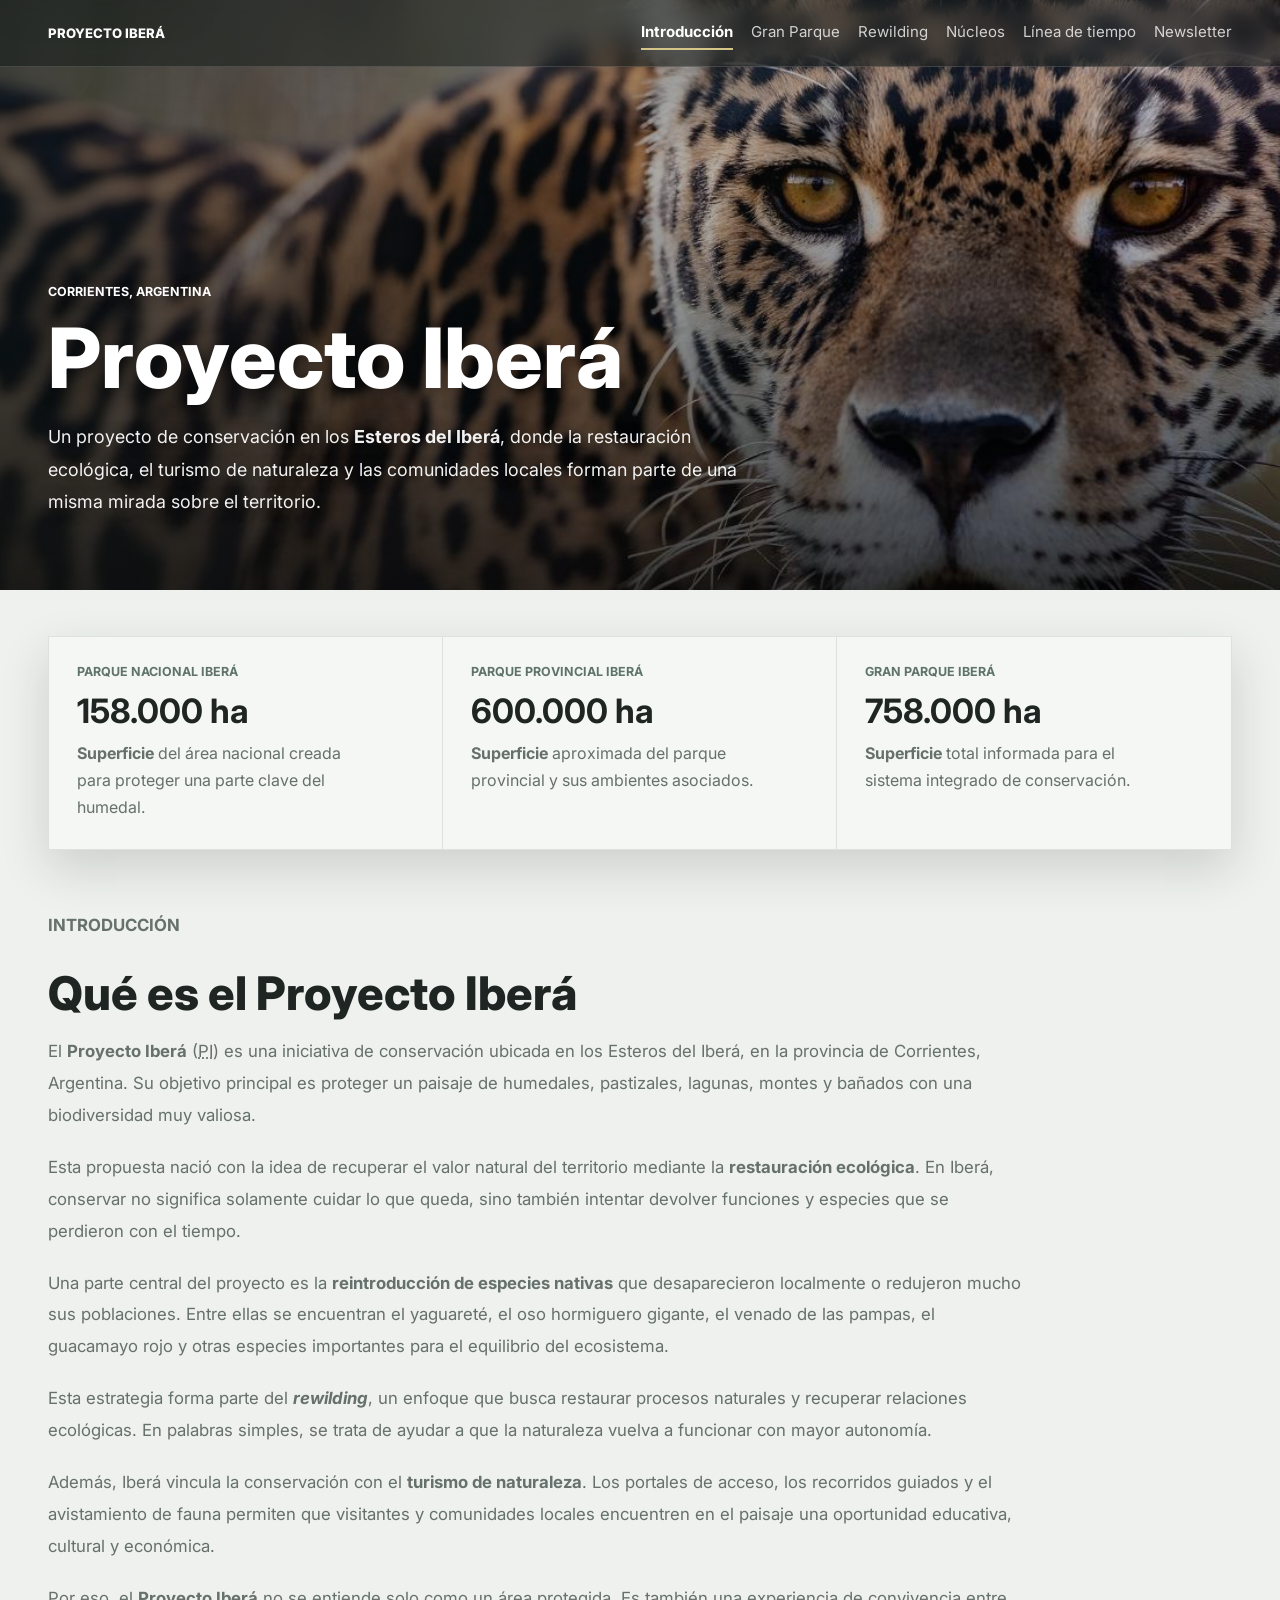
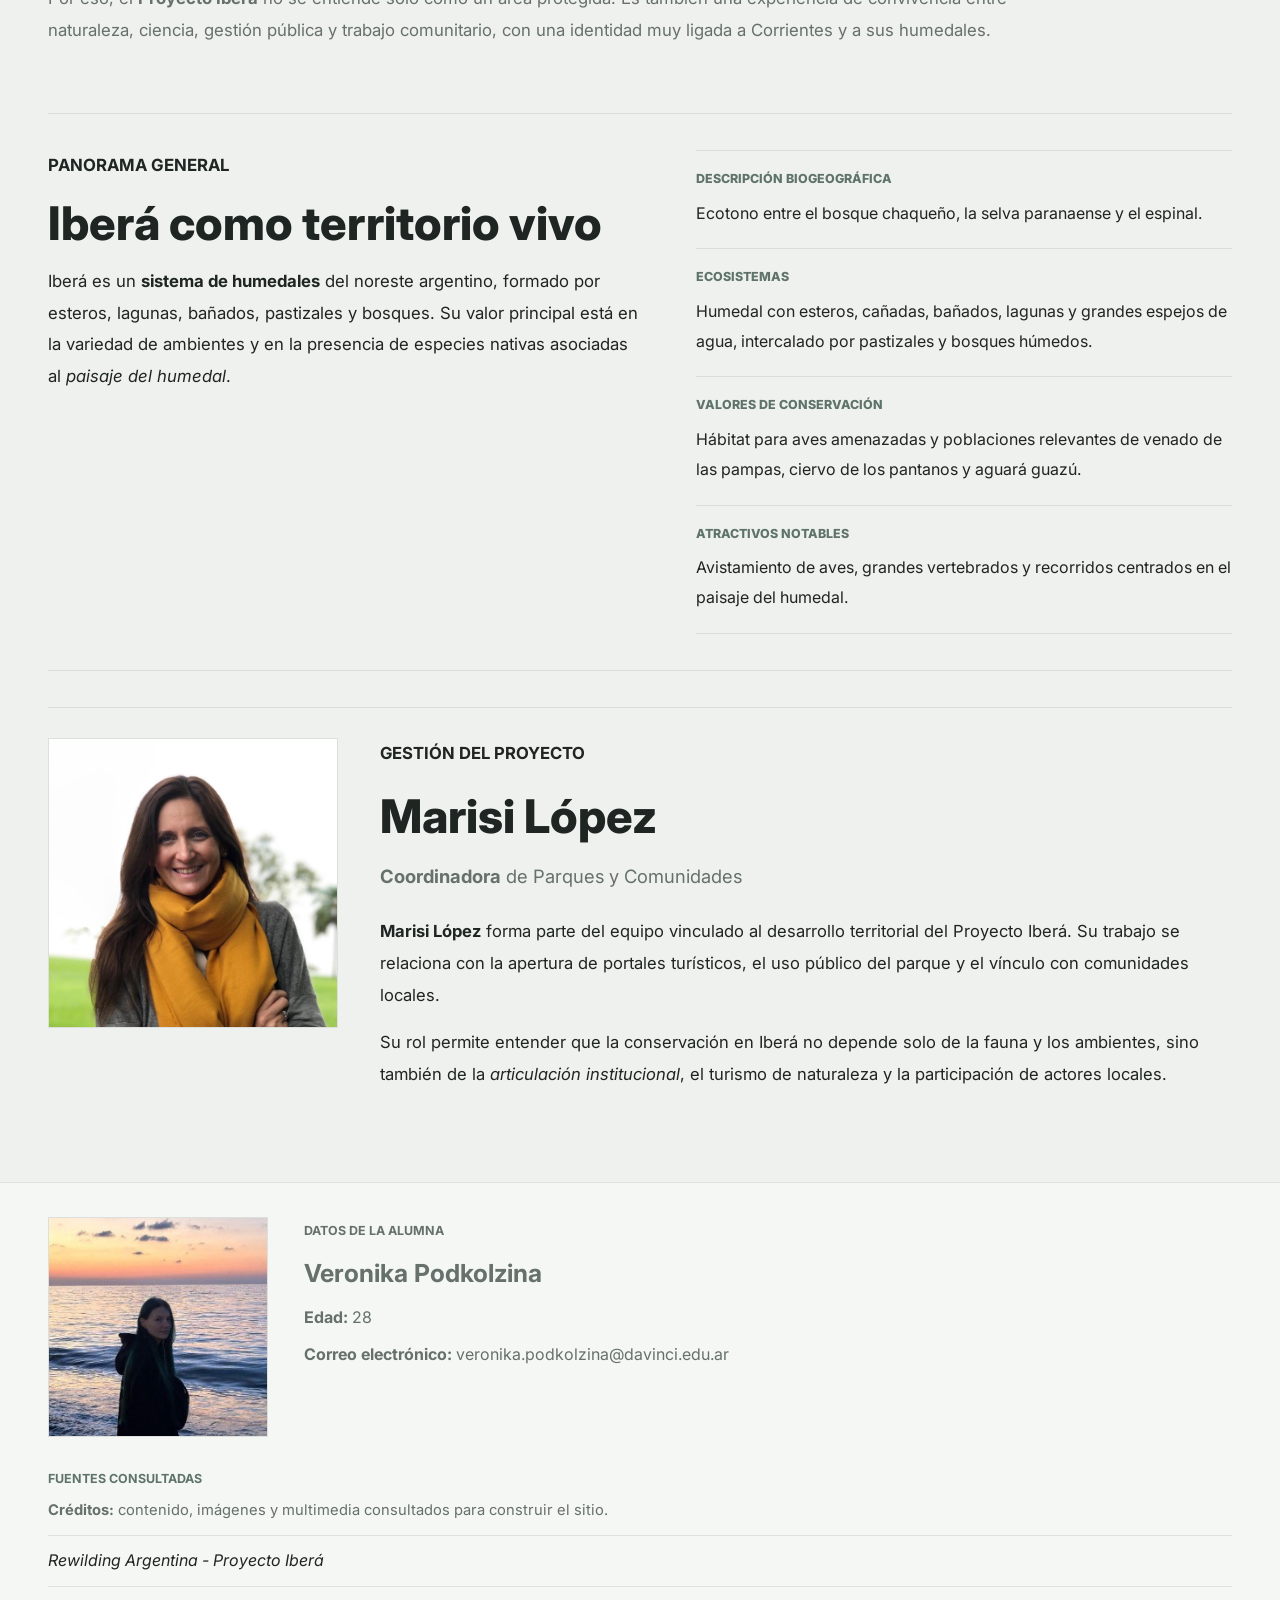
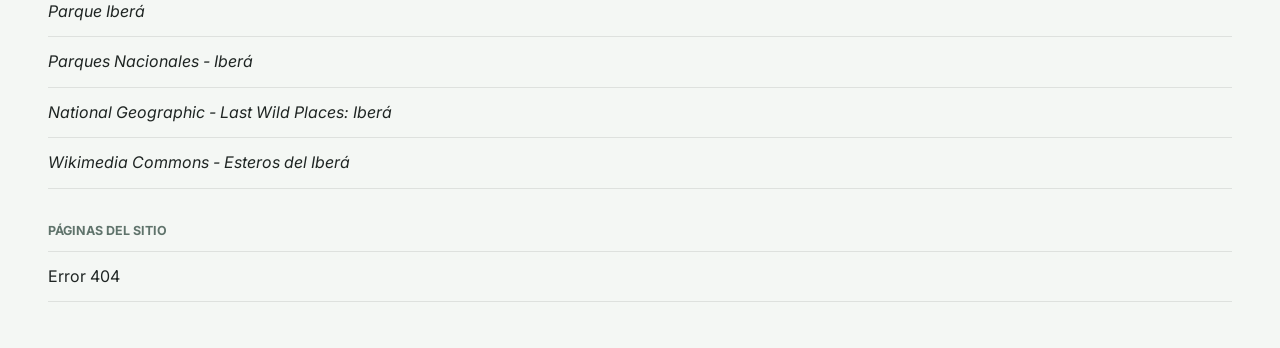
<file: index.html>
<!DOCTYPE html>
<html lang="es">

<head>
  <meta charset="UTF-8">
  <meta name="viewport" content="width=device-width, initial-scale=1.0">
  <meta name="description" content="Introducción al Proyecto Iberá, una iniciativa de conservación, rewilding y turismo de naturaleza en los Esteros del Iberá.">
  <title>Proyecto Iberá | Introducción</title>
  <link rel="preconnect" href="https://fonts.googleapis.com">
  <link rel="preconnect" href="https://fonts.gstatic.com" crossorigin>
  <link href="https://fonts.googleapis.com/css2?family=Inter:wght@400;600;700;800&amp;display=swap" rel="stylesheet">
  <link rel="icon" href="img/favicon.svg" type="image/svg+xml">
  <link rel="stylesheet" href="estilos/base.css">
  <link rel="stylesheet" href="estilos/home.css">
</head>

<body id="top" class="page-intro">
  <a class="skip-link" href="#contenido">Saltar al contenido</a>
  <header>
    <!-- El header contiene el navbar y el banner visual de la página. -->
    <div class="topbar">
      <div class="container topbar-inner">
        <a class="brand" href="index.html">Proyecto Iberá</a>

        <!-- Menú responsive CSS-only: checkbox + label, sin JavaScript. -->
        <input class="nav-control" type="checkbox" id="navMenuToggle">
        <label class="nav-toggle" for="navMenuToggle">
          <span class="nav-toggle-text">Abrir menú</span>
          <span class="nav-toggle-line"></span>
          <span class="nav-toggle-line"></span>
          <span class="nav-toggle-line"></span>
        </label>

        <nav class="site-nav" id="siteNav" aria-label="Navegación principal">
          <ul>
            <li><a class="nav-link nav-intro" aria-current="page" href="index.html">Introducción</a></li>
            <li><a class="nav-link nav-gran-parque" href="pages/gran-parque.html">Gran Parque</a></li>
            <li><a class="nav-link nav-rewilding" href="pages/rewilding.html">Rewilding</a></li>
            <li><a class="nav-link nav-nucleos" href="pages/nucleos.html">Núcleos</a></li>
            <li><a class="nav-link nav-linea-tiempo" href="pages/linea-tiempo.html">Línea de tiempo</a></li>
            <li><a class="nav-link nav-newsletter" href="pages/newsletter.html">Newsletter</a></li>
          </ul>
        </nav>
      </div>
    </div>
    <section class="hero banner">
      <img class="hero-img" src="img/hero.jpeg" alt="Yaguareté en el paisaje del Proyecto Iberá" fetchpriority="high">
      <div class="hero-overlay">
        <div class="container">
          <div class="hero-content">
            <p class="hero-kicker"><strong>Corrientes, Argentina</strong></p>
            <h1>Proyecto Iberá</h1>
            <p>
              Un proyecto de conservación en los <strong>Esteros del Iberá</strong>, donde la restauración ecológica,
              el turismo de naturaleza y las comunidades locales forman parte de una misma mirada sobre el territorio.
            </p>
          </div>
        </div>
      </div>
    </section>
  </header>

  <main id="contenido">
    <!-- index.html funciona como introducción y tiene más de 5 párrafos con refuerzo semántico. -->
    <div class="content-section">
      <div class="container">
        <div class="stats-band">
          <div class="stat">
            <p class="label"><strong>Parque Nacional Iberá</strong></p>
            <p class="value"><strong>158.000 ha</strong></p>
            <p><strong>Superficie</strong> del área nacional creada para proteger una parte clave del humedal.</p>
          </div>

          <div class="stat">
            <p class="label"><strong>Parque Provincial Iberá</strong></p>
            <p class="value"><strong>600.000 ha</strong></p>
            <p><strong>Superficie</strong> aproximada del parque provincial y sus ambientes asociados.</p>
          </div>

          <div class="stat">
            <p class="label"><strong>Gran Parque Iberá</strong></p>
            <p class="value"><strong>758.000 ha</strong></p>
            <p><strong>Superficie</strong> total informada para el sistema integrado de conservación.</p>
          </div>
        </div>

        <section class="section-copy intro-copy">
          <p class="section-kicker"><strong>Introducción</strong></p>
          <h2>Qué es el Proyecto Iberá</h2>

          <p>
            El <strong>Proyecto Iberá</strong> (<abbr title="Proyecto Iberá">PI</abbr>) es una iniciativa de conservación
            ubicada en los Esteros del Iberá, en la provincia de Corrientes, Argentina. Su objetivo principal es proteger
            un paisaje de humedales, pastizales, lagunas, montes y bañados con una biodiversidad muy valiosa.
          </p>

          <p>
            Esta propuesta nació con la idea de recuperar el valor natural del territorio mediante la
            <strong>restauración ecológica</strong>. En Iberá, conservar no significa solamente cuidar lo que queda,
            sino también intentar devolver funciones y especies que se perdieron con el tiempo.
          </p>

          <p>
            Una parte central del proyecto es la <strong>reintroducción de especies nativas</strong> que desaparecieron
            localmente o redujeron mucho sus poblaciones. Entre ellas se encuentran el yaguareté, el oso hormiguero
            gigante, el venado de las pampas, el guacamayo rojo y otras especies importantes para el equilibrio del
            ecosistema.
          </p>

          <p>
            Esta estrategia forma parte del <strong><dfn><span lang="en">rewilding</span></dfn></strong>, un enfoque que
            busca restaurar procesos naturales y recuperar relaciones ecológicas. En palabras simples, se trata de ayudar
            a que la naturaleza vuelva a funcionar con mayor autonomía.
          </p>

          <p>
            Además, Iberá vincula la conservación con el <strong>turismo de naturaleza</strong>. Los portales de acceso,
            los recorridos guiados y el avistamiento de fauna permiten que visitantes y comunidades locales encuentren en
            el paisaje una oportunidad educativa, cultural y económica.
          </p>

          <p>
            Por eso, el <strong>Proyecto Iberá</strong> no se entiende solo como un área protegida. Es también una experiencia de
            convivencia entre naturaleza, ciencia, gestión pública y trabajo comunitario, con una identidad muy ligada a
            Corrientes y a sus humedales.
          </p>
        </section>

        <section class="overview">
          <div class="overview-head">
            <p class="section-kicker"><strong>Panorama general</strong></p>
            <h2>Iberá como territorio vivo</h2>
            <p>
              Iberá es un <strong>sistema de humedales</strong> del noreste argentino, formado por esteros, lagunas,
              bañados, pastizales y bosques. Su valor principal está en la variedad de ambientes y en la presencia de
              especies nativas asociadas al <em>paisaje del humedal</em>.
            </p>
          </div>

          <ul class="overview-list">
            <li>
              <strong>Descripción biogeográfica</strong>
              <span>Ecotono entre el bosque chaqueño, la selva paranaense y el espinal.</span>
            </li>

            <li>
              <strong>Ecosistemas</strong>
              <span>Humedal con esteros, cañadas, bañados, lagunas y grandes espejos de agua, intercalado por pastizales y bosques húmedos.</span>
            </li>

            <li>
              <strong>Valores de conservación</strong>
              <span>Hábitat para aves amenazadas y poblaciones relevantes de venado de las pampas, ciervo de los pantanos y aguará guazú.</span>
            </li>

            <li>
              <strong>Atractivos notables</strong>
              <span>Avistamiento de aves, grandes vertebrados y recorridos centrados en el paisaje del humedal.</span>
            </li>
          </ul>
        </section>

        <article class="team-card">
          <figure class="team-photo">
            <img src="img/marisi-lopez.jpg" alt="Marisi López, referente del Proyecto Iberá" loading="lazy" decoding="async">
          </figure>

          <div class="team-copy">
            <p class="section-kicker"><strong>Gestión del proyecto</strong></p>
            <h2>Marisi López</h2>
            <p class="role"><strong>Coordinadora</strong> de Parques y Comunidades</p>

            <p>
              <strong>Marisi López</strong> forma parte del equipo vinculado al desarrollo territorial del Proyecto
              Iberá. Su trabajo se relaciona con la apertura de portales turísticos, el uso público del parque y el
              vínculo con comunidades locales.
            </p>

            <p>
              Su rol permite entender que la conservación en Iberá no depende solo de la fauna y los ambientes, sino
              también de la <em>articulación institucional</em>, el turismo de naturaleza y la participación de actores
              locales.
            </p>
          </div>
        </article>
      </div>
    </div>
  </main>

  <footer>
    <!-- Footer común con datos de alumna, fuentes consultadas y enlace a 404. -->
    <div class="container footer-box">
      <figure class="footer-profile">
        <img src="img/foto.jpg" alt="Foto de Veronika Podkolzina" loading="lazy" decoding="async">
      </figure>

      <div class="footer-info">
        <p class="section-kicker"><strong>Datos de la alumna</strong></p>
        <p class="footer-name"><strong>Veronika Podkolzina</strong></p>
        <p><strong>Edad:</strong> 28</p>
        <p><strong>Correo electrónico:</strong> veronika.podkolzina@davinci.edu.ar</p>
      </div>

      <div class="footer-sources">
        <p class="section-kicker"><strong>Fuentes consultadas</strong></p>
        <p class="footer-note"><strong>Créditos:</strong> contenido, imágenes y multimedia consultados para construir el sitio.</p>
        <ul class="footer-links">
          <li><a href="https://rewildingargentina.org/proyecto-ibera/" target="_blank" rel="noopener"><cite>Rewilding Argentina - Proyecto Iberá</cite></a></li>
          <li><a href="https://parqueibera.gob.ar" target="_blank" rel="noopener"><cite>Parque Iberá</cite></a></li>
          <li><a href="https://www.argentina.gob.ar/parquesnacionales/ibera" target="_blank" rel="noopener"><cite>Parques Nacionales - Iberá</cite></a></li>
          <li><a href="https://www.youtube.com/watch?v=QJ531EY8uo8" target="_blank" rel="noopener"><cite>National Geographic - Last Wild Places: Iberá</cite></a></li>
          <li><a href="https://commons.wikimedia.org/wiki/Category:Esteros_del_Iber%C3%A1" target="_blank" rel="noopener"><cite>Wikimedia Commons - Esteros del Iberá</cite></a></li>
        </ul>
      </div>

      <div class="footer-pages">
        <p class="section-kicker"><strong>Páginas del sitio</strong></p>
        <ul class="footer-links">
          <li><a href="pages/404.html">Error 404</a></li>
        </ul>
      </div>
    </div>
  </footer>
  <a href="#top" class="back-to-top" id="backToTop" aria-label="Volver al inicio">↑</a>
  <script src="js/main.js"></script>
</body>

</html>
</file>
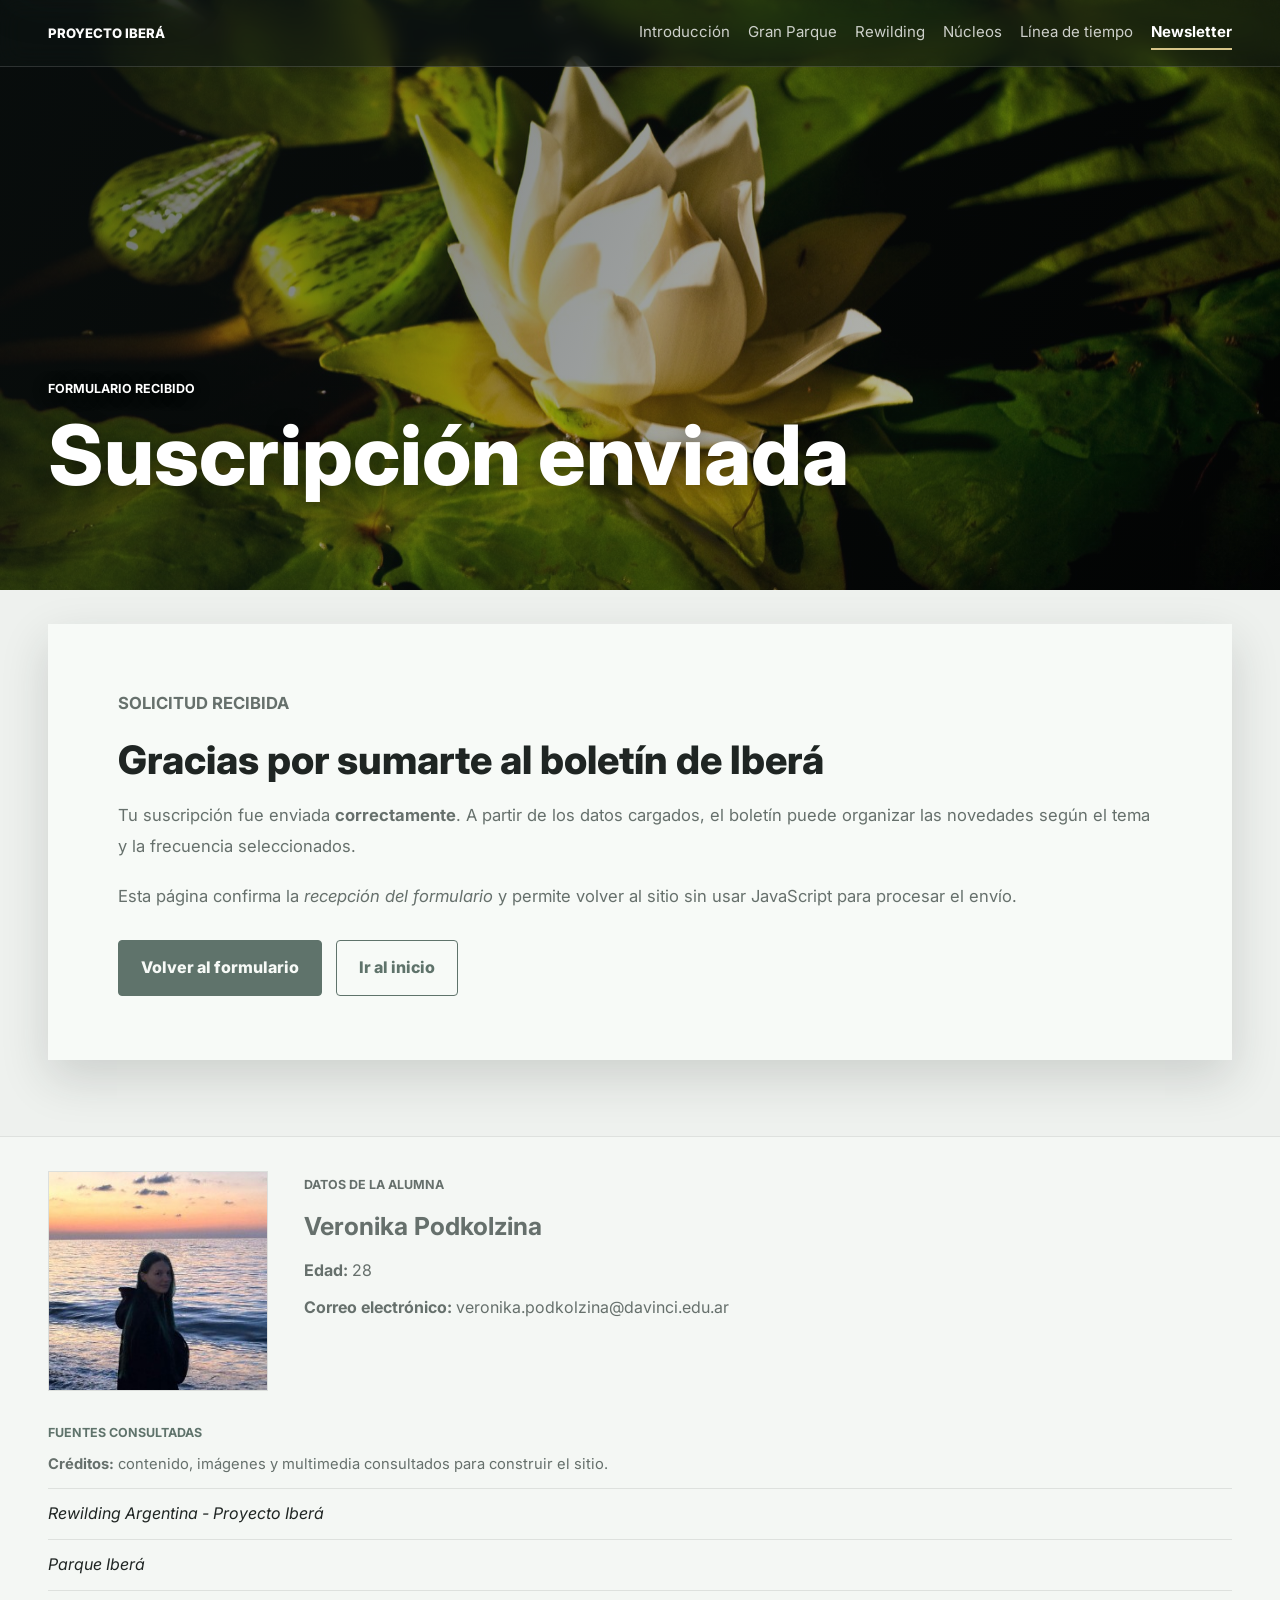
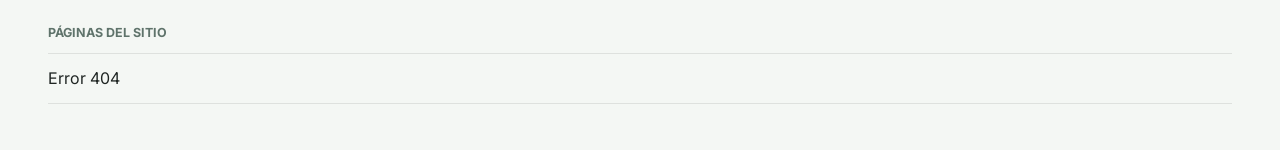
<file: pages/gracias.html>
<!DOCTYPE html>
<html lang="es">

<head>
  <meta charset="UTF-8">
  <meta name="viewport" content="width=device-width, initial-scale=1.0">
  <meta name="description" content="Confirmación visual de envío del formulario de newsletter del Proyecto Iberá.">
  <title>Proyecto Iberá | Suscripción enviada</title>
  <link rel="preconnect" href="https://fonts.googleapis.com">
  <link rel="preconnect" href="https://fonts.gstatic.com" crossorigin>
  <link href="https://fonts.googleapis.com/css2?family=Inter:wght@400;600;700;800&amp;display=swap" rel="stylesheet">
  <link rel="icon" href="../img/favicon.svg" type="image/svg+xml">
  <link rel="stylesheet" href="../estilos/base.css">
  <link rel="stylesheet" href="../estilos/pages.css">
</head>

<body id="top" class="page-newsletter">
  <a class="skip-link" href="#contenido">Saltar al contenido</a>
  <header>
    <div class="topbar">
      <div class="container topbar-inner">
        <a class="brand" href="../index.html">Proyecto Iberá</a>

        <input class="nav-control" type="checkbox" id="navMenuToggle">
        <label class="nav-toggle" for="navMenuToggle">
          <span class="nav-toggle-text">Abrir menú</span>
          <span class="nav-toggle-line"></span>
          <span class="nav-toggle-line"></span>
          <span class="nav-toggle-line"></span>
        </label>

        <nav class="site-nav" id="siteNav" aria-label="Navegación principal">
          <ul>
            <li><a class="nav-link nav-intro" href="../index.html">Introducción</a></li>
            <li><a class="nav-link nav-gran-parque" href="gran-parque.html">Gran Parque</a></li>
            <li><a class="nav-link nav-rewilding" href="rewilding.html">Rewilding</a></li>
            <li><a class="nav-link nav-nucleos" href="nucleos.html">Núcleos</a></li>
            <li><a class="nav-link nav-linea-tiempo" href="linea-tiempo.html">Línea de tiempo</a></li>
            <li><a class="nav-link nav-newsletter" href="newsletter.html">Newsletter</a></li>
          </ul>
        </nav>
      </div>
    </div>
    <section class="page-hero banner newsletter-hero">
      <div class="container">
        <div class="page-hero-content">
          <p class="hero-kicker"><strong>Formulario recibido</strong></p>
          <h1>Suscripción enviada</h1>
        </div>
      </div>
    </section>
  </header>

  <main id="contenido">
    <div class="content-section">
      <div class="container">
        <section class="error-card">
          <p class="section-kicker"><strong>Solicitud recibida</strong></p>
          <h2>Gracias por sumarte al boletín de Iberá</h2>
          <p>
            Tu suscripción fue enviada <strong>correctamente</strong>. A partir de los datos cargados, el boletín puede
            organizar las novedades según el tema y la frecuencia seleccionados.
          </p>
          <p>
            Esta página confirma la <em>recepción del formulario</em> y permite volver al sitio sin usar JavaScript para
            procesar el envío.
          </p>
          <div class="error-actions">
            <a href="newsletter.html">Volver al formulario</a>
            <a href="../index.html">Ir al inicio</a>
          </div>
        </section>
      </div>
    </div>
  </main>

  <footer>
    <div class="container footer-box">
      <figure class="footer-profile">
        <img src="../img/foto.jpg" alt="Foto de Veronika Podkolzina" loading="lazy" decoding="async">
      </figure>

      <div class="footer-info">
        <p class="section-kicker"><strong>Datos de la alumna</strong></p>
        <p class="footer-name"><strong>Veronika Podkolzina</strong></p>
        <p><strong>Edad:</strong> 28</p>
        <p><strong>Correo electrónico:</strong> veronika.podkolzina@davinci.edu.ar</p>
      </div>

      <div class="footer-sources">
        <p class="section-kicker"><strong>Fuentes consultadas</strong></p>
        <p class="footer-note"><strong>Créditos:</strong> contenido, imágenes y multimedia consultados para construir el sitio.</p>
        <ul class="footer-links">
          <li><a href="https://rewildingargentina.org/proyecto-ibera/" target="_blank" rel="noopener"><cite>Rewilding Argentina - Proyecto Iberá</cite></a></li>
          <li><a href="https://parqueibera.gob.ar" target="_blank" rel="noopener"><cite>Parque Iberá</cite></a></li>
        </ul>
      </div>

      <div class="footer-pages">
        <p class="section-kicker"><strong>Páginas del sitio</strong></p>
        <ul class="footer-links">
          <li><a href="404.html">Error 404</a></li>
        </ul>
      </div>
    </div>
  </footer>

  <a href="#top" class="back-to-top" id="backToTop" aria-label="Volver arriba">↑</a>
  <script src="../js/main.js"></script>
</body>

</html>
</file>
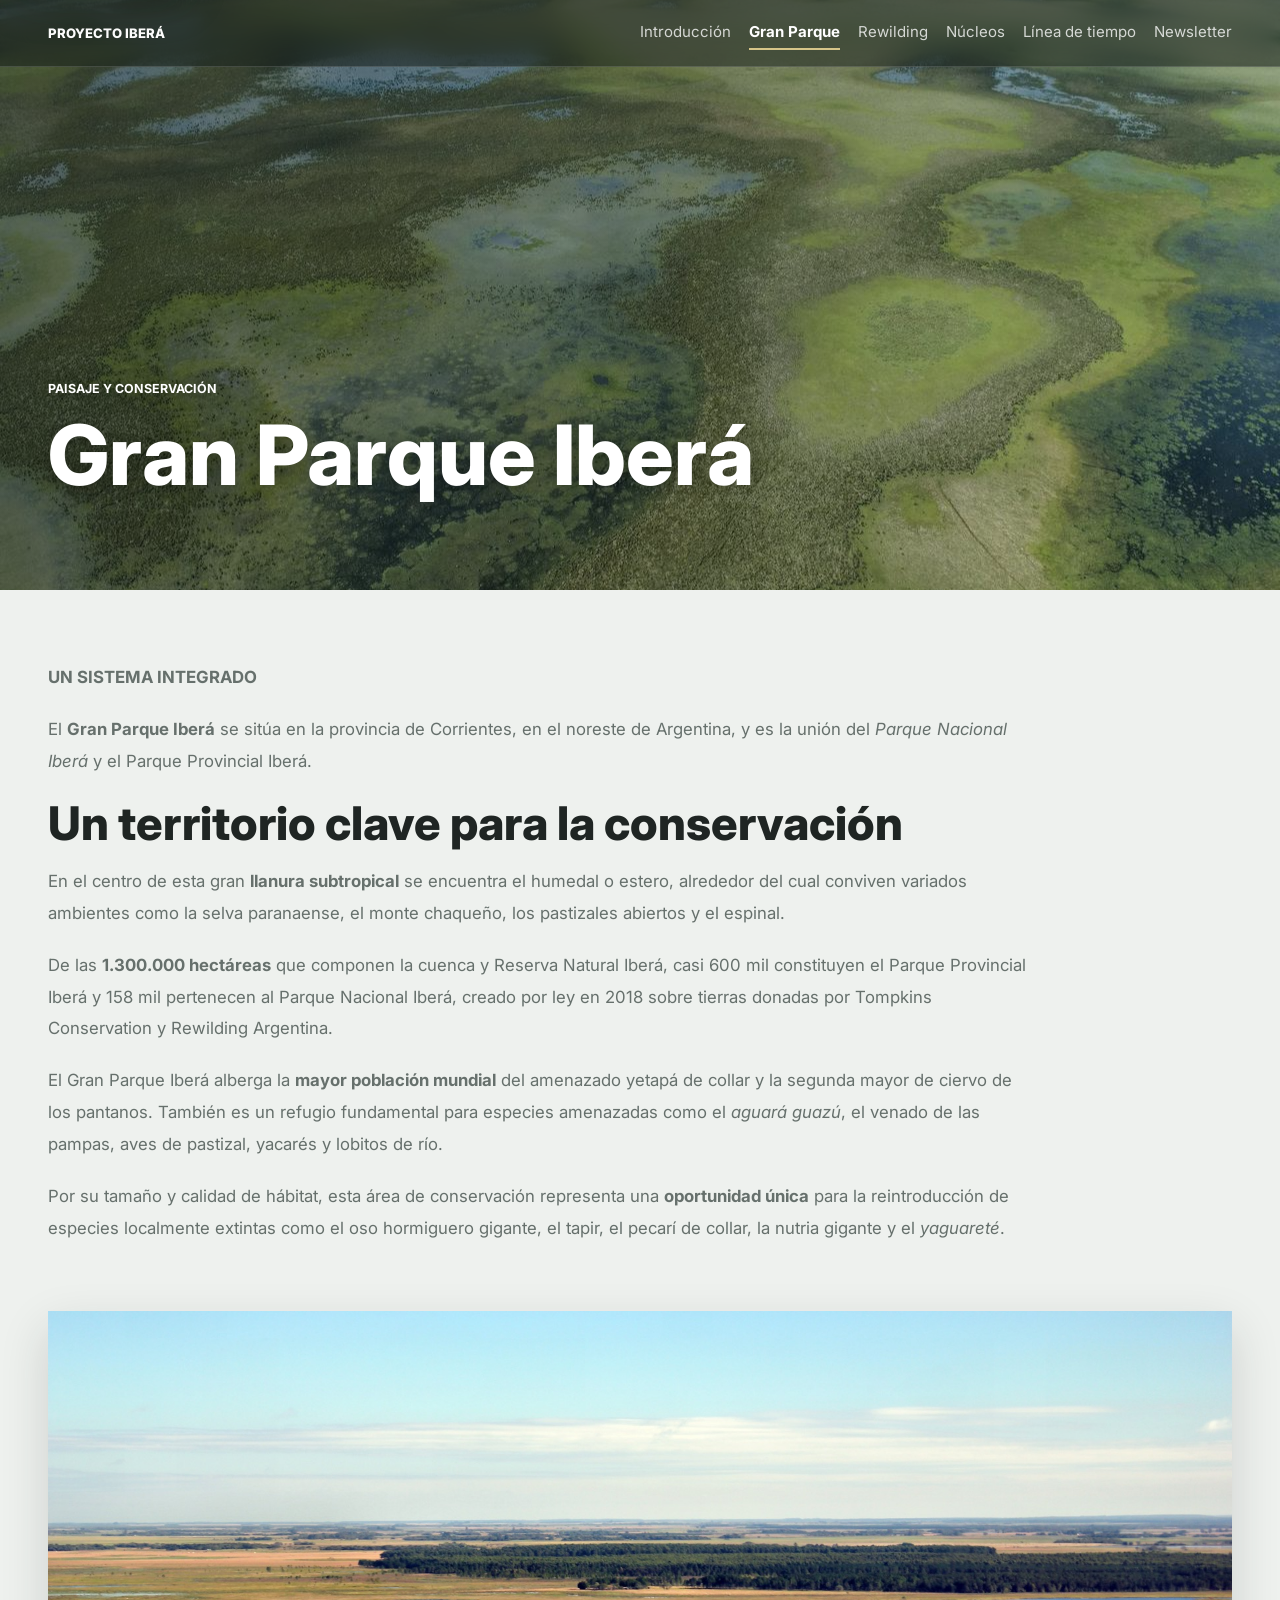
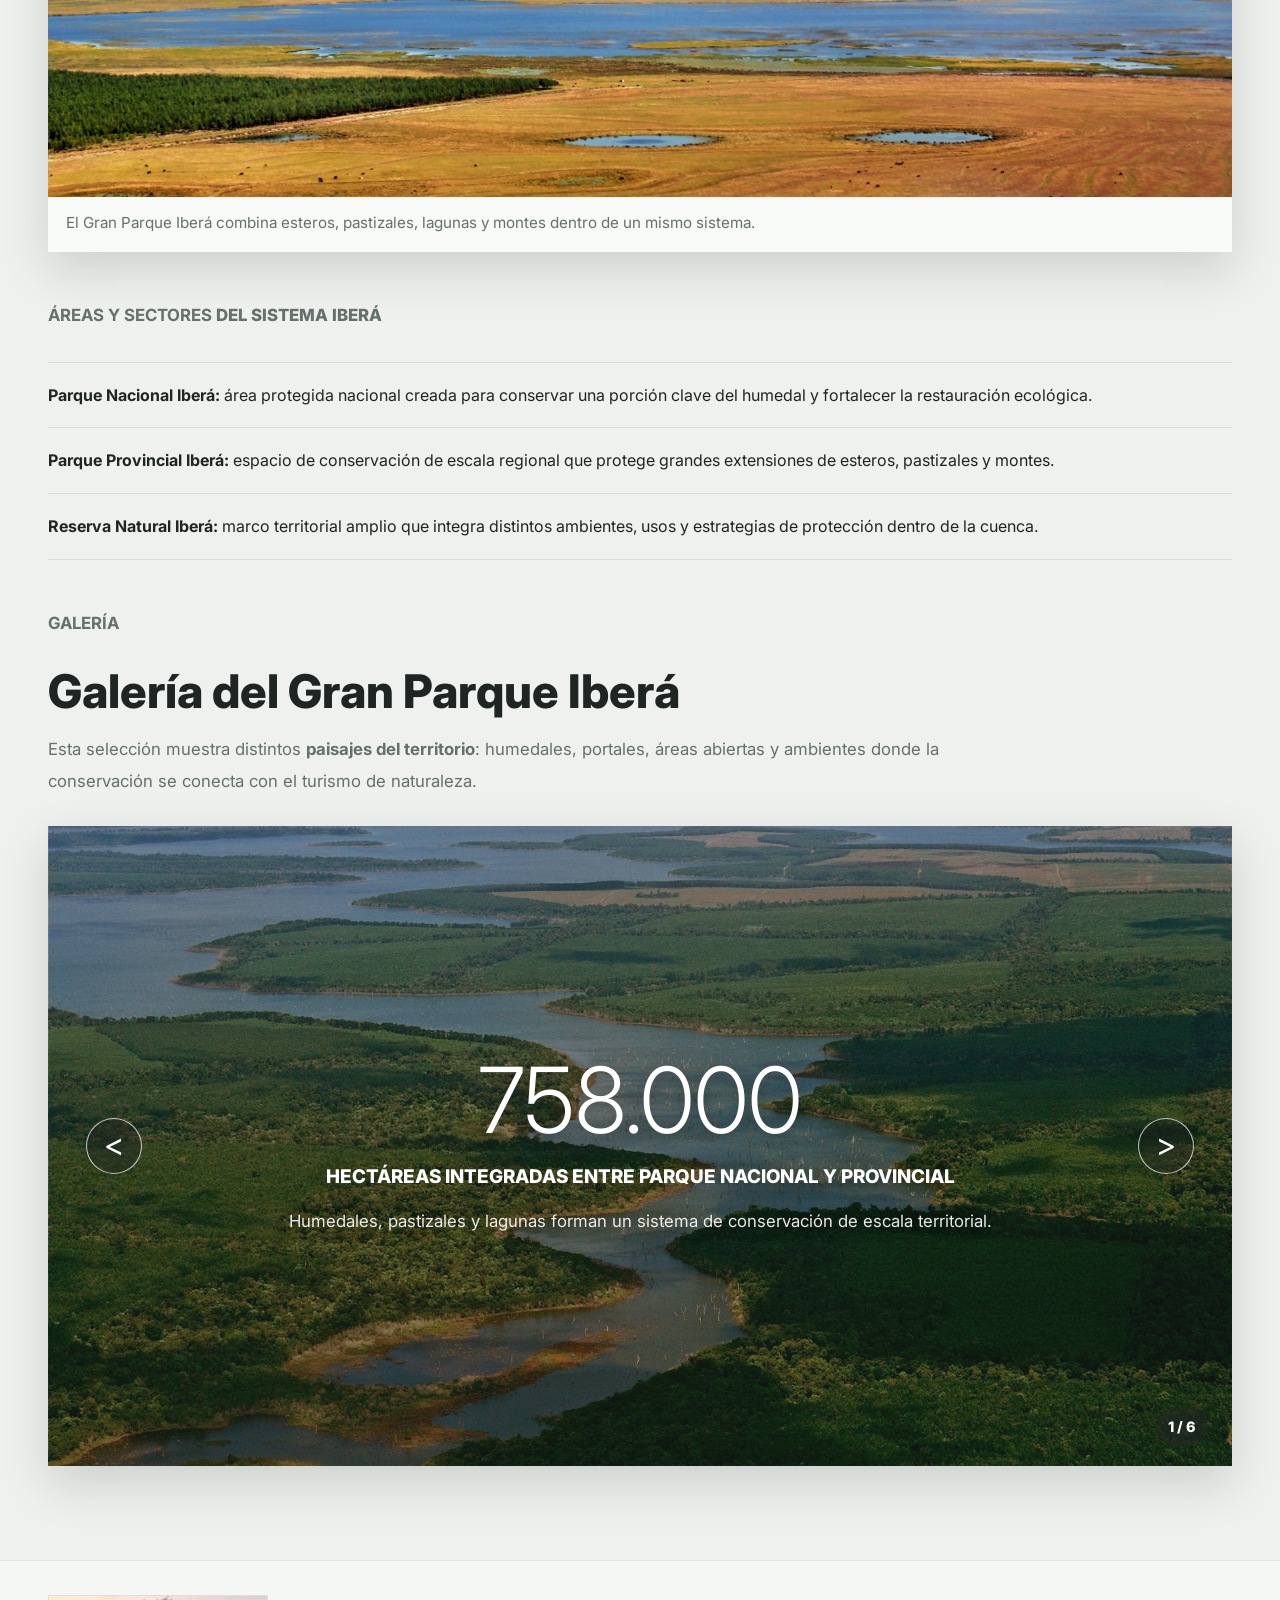
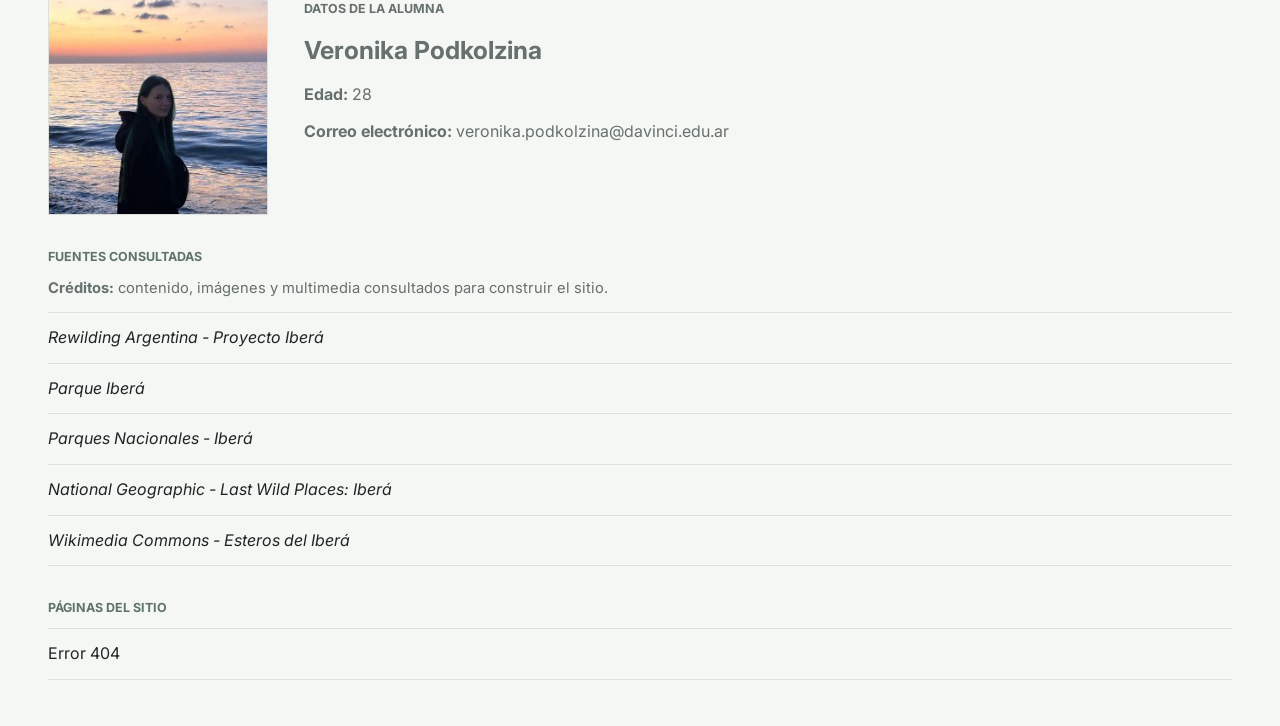
<file: pages/gran-parque.html>
<!DOCTYPE html>
<html lang="es">

<head>
  <meta charset="UTF-8">
  <meta name="viewport" content="width=device-width, initial-scale=1.0">
  <meta name="description" content="Información sobre el Gran Parque Iberá, sus ambientes, superficie protegida y paisajes de humedales en Corrientes.">
  <title>Proyecto Iberá | Gran Parque Iberá</title>
  <link rel="preconnect" href="https://fonts.googleapis.com">
  <link rel="preconnect" href="https://fonts.gstatic.com" crossorigin>
  <link href="https://fonts.googleapis.com/css2?family=Inter:wght@400;600;700;800&amp;display=swap" rel="stylesheet">
  <link rel="icon" href="../img/favicon.svg" type="image/svg+xml">
  <link rel="stylesheet" href="../estilos/base.css">
  <link rel="stylesheet" href="../estilos/pages.css">
</head>

<body id="top" class="page-gran-parque">
  <a class="skip-link" href="#contenido">Saltar al contenido</a>
  <header>
    <div class="topbar">
      <div class="container topbar-inner">
        <a class="brand" href="../index.html">Proyecto Iberá</a>

        <input class="nav-control" type="checkbox" id="navMenuToggle">
        <label class="nav-toggle" for="navMenuToggle">
          <span class="nav-toggle-text">Abrir menú</span>
          <span class="nav-toggle-line"></span>
          <span class="nav-toggle-line"></span>
          <span class="nav-toggle-line"></span>
        </label>

        <nav class="site-nav" id="siteNav" aria-label="Navegación principal">
          <ul>
            <li><a class="nav-link nav-intro" href="../index.html">Introducción</a></li>
            <li><a class="nav-link nav-gran-parque" aria-current="page" href="gran-parque.html">Gran Parque</a></li>
            <li><a class="nav-link nav-rewilding" href="rewilding.html">Rewilding</a></li>
            <li><a class="nav-link nav-nucleos" href="nucleos.html">Núcleos</a></li>
            <li><a class="nav-link nav-linea-tiempo" href="linea-tiempo.html">Línea de tiempo</a></li>
            <li><a class="nav-link nav-newsletter" href="newsletter.html">Newsletter</a></li>
          </ul>
        </nav>
      </div>
    </div>
    <section class="page-hero banner gran-parque-hero">
      <div class="container">
        <div class="page-hero-content">
          <p class="hero-kicker"><strong>Paisaje y conservación</strong></p>
          <h1>Gran Parque Iberá</h1>
        </div>
      </div>
    </section>
  </header>

  <main id="contenido">
    <div class="content-section">
      <div class="container">
        <article class="section-copy">
          <p class="section-kicker"><strong>Un sistema integrado</strong></p>
          <p class="section-lead">
            El <strong>Gran Parque Iberá</strong> se sitúa en la provincia de Corrientes, en el noreste de Argentina, y
            es la unión del <em>Parque Nacional Iberá</em> y el Parque Provincial Iberá.
          </p>

          <h2>Un territorio clave para la conservación</h2>

          <p>
            En el centro de esta gran <strong>llanura subtropical</strong> se encuentra el humedal o estero, alrededor del cual conviven
            variados ambientes como la selva paranaense, el monte chaqueño, los pastizales abiertos y el espinal.
          </p>

          <p>
            De las <strong>1.300.000 hectáreas</strong> que componen la cuenca y Reserva Natural Iberá, casi 600 mil
            constituyen el Parque Provincial Iberá y 158 mil pertenecen al Parque Nacional Iberá, creado por ley en 2018
            sobre tierras donadas por Tompkins Conservation y Rewilding Argentina.
          </p>

          <p>
            El Gran Parque Iberá alberga la <strong>mayor población mundial</strong> del amenazado yetapá de collar y
            la segunda mayor de ciervo de los pantanos. También es un refugio fundamental para especies amenazadas como
            el <em>aguará guazú</em>, el venado de las pampas, aves de pastizal, yacarés y lobitos de río.
          </p>

          <p>
            Por su tamaño y calidad de hábitat, esta área de conservación representa una <strong>oportunidad única</strong>
            para la reintroducción de especies localmente extintas como el oso hormiguero gigante, el tapir, el pecarí
            de collar, la nutria gigante y el <em>yaguareté</em>.
          </p>
        </article>

        <figure class="wide-figure">
          <img src="../img/ibera-humedales-aereos.jpg" alt="Vista aérea de humedales, lagunas y pastizales en Iberá" loading="lazy" decoding="async">
          <figcaption>El Gran Parque Iberá combina esteros, pastizales, lagunas y montes dentro de un mismo sistema.</figcaption>
        </figure>

        <div class="section-copy compact-copy">
          <p class="section-kicker"><strong>Áreas y sectores</strong> del sistema Iberá</p>
          <ul class="section-list">
            <li>
              <strong>Parque Nacional Iberá:</strong>
              área protegida nacional creada para conservar una porción clave del humedal y fortalecer la restauración
              ecológica.
            </li>

            <li>
              <strong>Parque Provincial Iberá:</strong>
              espacio de conservación de escala regional que protege grandes extensiones de esteros, pastizales y
              montes.
            </li>

            <li>
              <strong>Reserva Natural Iberá:</strong>
              marco territorial amplio que integra distintos ambientes, usos y estrategias de protección dentro de la
              cuenca.
            </li>
          </ul>
        </div>

        <section class="section-copy compact-copy">
          <p class="section-kicker"><strong>Galería</strong></p>
          <h2>Galería del Gran Parque Iberá</h2>
          <p>
            Esta selección muestra distintos <strong>paisajes del territorio</strong>: humedales, portales, áreas abiertas y ambientes
            donde la conservación se conecta con el turismo de naturaleza.
          </p>

          <div class="territory-gallery" role="region" aria-label="Galería de paisajes y datos del Gran Parque Iberá">
            <input class="gallery-toggle" type="radio" name="territorySlide" id="territorySlide1" checked>
            <input class="gallery-toggle" type="radio" name="territorySlide" id="territorySlide2">
            <input class="gallery-toggle" type="radio" name="territorySlide" id="territorySlide3">
            <input class="gallery-toggle" type="radio" name="territorySlide" id="territorySlide4">
            <input class="gallery-toggle" type="radio" name="territorySlide" id="territorySlide5">
            <input class="gallery-toggle" type="radio" name="territorySlide" id="territorySlide6">

            <div class="territory-slider">
              <figure class="territory-slide slide-1">
                <img src="../img/ibera-carrusel-vuelo.jpg" alt="Vista aérea de los humedales del Iberá" loading="lazy" decoding="async">
                <div class="gallery-ui">
                  <label class="gallery-control gallery-prev" for="territorySlide6" tabindex="0"><span aria-hidden="true">&lt;</span><span class="gallery-control-text">Ver imagen anterior</span></label>
                  <label class="gallery-control gallery-next" for="territorySlide2" tabindex="0"><span aria-hidden="true">&gt;</span><span class="gallery-control-text">Ver imagen siguiente</span></label>
                  <span class="gallery-counter">1 / 6</span>
                </div>
                <figcaption>
                  <span class="gallery-number">758.000</span>
                  <span class="gallery-label">hectáreas integradas entre parque nacional y provincial</span>
                  <span class="gallery-detail">Humedales, pastizales y lagunas forman un sistema de conservación de escala territorial.</span>
                </figcaption>
              </figure>

              <figure class="territory-slide slide-2">
                <img src="../img/ibera-carrusel-laguna.jpg" alt="Laguna y vegetación acuática en los Esteros del Iberá" loading="lazy" decoding="async">
                <div class="gallery-ui">
                  <label class="gallery-control gallery-prev" for="territorySlide1" tabindex="0"><span aria-hidden="true">&lt;</span><span class="gallery-control-text">Ver imagen anterior</span></label>
                  <label class="gallery-control gallery-next" for="territorySlide3" tabindex="0"><span aria-hidden="true">&gt;</span><span class="gallery-control-text">Ver imagen siguiente</span></label>
                  <span class="gallery-counter">2 / 6</span>
                </div>
                <figcaption>
                  <span class="gallery-number">1.300.000</span>
                  <span class="gallery-label">hectáreas de cuenca y Reserva Natural Iberá</span>
                  <span class="gallery-detail">El territorio conecta esteros, bañados, lagunas y ambientes abiertos del noreste argentino.</span>
                </figcaption>
              </figure>

              <figure class="territory-slide slide-3">
                <img src="../img/ibera-carrusel-recorrido.jpg" alt="Recorrido de naturaleza en los Esteros del Iberá" loading="lazy" decoding="async">
                <div class="gallery-ui">
                  <label class="gallery-control gallery-prev" for="territorySlide2" tabindex="0"><span aria-hidden="true">&lt;</span><span class="gallery-control-text">Ver imagen anterior</span></label>
                  <label class="gallery-control gallery-next" for="territorySlide4" tabindex="0"><span aria-hidden="true">&gt;</span><span class="gallery-control-text">Ver imagen siguiente</span></label>
                  <span class="gallery-counter">3 / 6</span>
                </div>
                <figcaption>
                  <span class="gallery-number">5</span>
                  <span class="gallery-label">núcleos y reservas vinculados al manejo de fauna</span>
                  <span class="gallery-detail">Los portales ordenan la visita y acercan el proyecto a las comunidades locales.</span>
                </figcaption>
              </figure>

              <figure class="territory-slide slide-4">
                <img src="../img/ibera-carrusel-marsh.jpg" alt="Bañados y vegetación de los Esteros del Iberá" loading="lazy" decoding="async">
                <div class="gallery-ui">
                  <label class="gallery-control gallery-prev" for="territorySlide3" tabindex="0"><span aria-hidden="true">&lt;</span><span class="gallery-control-text">Ver imagen anterior</span></label>
                  <label class="gallery-control gallery-next" for="territorySlide5" tabindex="0"><span aria-hidden="true">&gt;</span><span class="gallery-control-text">Ver imagen siguiente</span></label>
                  <span class="gallery-counter">4 / 6</span>
                </div>
                <figcaption>
                  <span class="gallery-number">2007</span>
                  <span class="gallery-label">inicio del programa de rewilding en Iberá</span>
                  <span class="gallery-detail">La restauración ecológica busca recuperar funciones naturales perdidas en el paisaje.</span>
                </figcaption>
              </figure>

              <figure class="territory-slide slide-5">
                <img src="../img/ibera-carrusel-carpinchos.jpg" alt="Carpinchos en los Esteros del Iberá" loading="lazy" decoding="async">
                <div class="gallery-ui">
                  <label class="gallery-control gallery-prev" for="territorySlide4" tabindex="0"><span aria-hidden="true">&lt;</span><span class="gallery-control-text">Ver imagen anterior</span></label>
                  <label class="gallery-control gallery-next" for="territorySlide6" tabindex="0"><span aria-hidden="true">&gt;</span><span class="gallery-control-text">Ver imagen siguiente</span></label>
                  <span class="gallery-counter">5 / 6</span>
                </div>
                <figcaption>
                  <span class="gallery-number">100+</span>
                  <span class="gallery-label">especies de fauna asociadas al humedal</span>
                  <span class="gallery-detail">La fauna nativa permite observar el vínculo entre agua, pastizales y restauración ecológica.</span>
                </figcaption>
              </figure>

              <figure class="territory-slide slide-6">
                <img src="../img/ibera-carrusel-ciervo.jpg" alt="Ciervo de los pantanos en el territorio Iberá" loading="lazy" decoding="async">
                <div class="gallery-ui">
                  <label class="gallery-control gallery-prev" for="territorySlide5" tabindex="0"><span aria-hidden="true">&lt;</span><span class="gallery-control-text">Ver imagen anterior</span></label>
                  <label class="gallery-control gallery-next" for="territorySlide1" tabindex="0"><span aria-hidden="true">&gt;</span><span class="gallery-control-text">Ver imagen siguiente</span></label>
                  <span class="gallery-counter">6 / 6</span>
                </div>
                <figcaption>
                  <span class="gallery-number">6</span>
                  <span class="gallery-label">ambientes recorridos por fauna nativa y visitantes</span>
                  <span class="gallery-detail">Pastizales, montes, lagunas y portales muestran distintas formas del paisaje recuperado.</span>
                </figcaption>
              </figure>
            </div>
          </div>
        </section>
      </div>
    </div>
  </main>

  <footer>
    <div class="container footer-box">
      <figure class="footer-profile">
        <img src="../img/foto.jpg" alt="Foto de Veronika Podkolzina" loading="lazy" decoding="async">
      </figure>

      <div class="footer-info">
        <p class="section-kicker"><strong>Datos de la alumna</strong></p>
        <p class="footer-name"><strong>Veronika Podkolzina</strong></p>
        <p><strong>Edad:</strong> 28</p>
        <p><strong>Correo electrónico:</strong> veronika.podkolzina@davinci.edu.ar</p>
      </div>

      <div class="footer-sources">
        <p class="section-kicker"><strong>Fuentes consultadas</strong></p>
        <p class="footer-note"><strong>Créditos:</strong> contenido, imágenes y multimedia consultados para construir el sitio.</p>
        <ul class="footer-links">
          <li><a href="https://rewildingargentina.org/proyecto-ibera/" target="_blank" rel="noopener"><cite>Rewilding Argentina - Proyecto Iberá</cite></a></li>
          <li><a href="https://parqueibera.gob.ar" target="_blank" rel="noopener"><cite>Parque Iberá</cite></a></li>
          <li><a href="https://www.argentina.gob.ar/parquesnacionales/ibera" target="_blank" rel="noopener"><cite>Parques Nacionales - Iberá</cite></a></li>
          <li><a href="https://www.youtube.com/watch?v=QJ531EY8uo8" target="_blank" rel="noopener"><cite>National Geographic - Last Wild Places: Iberá</cite></a></li>
          <li><a href="https://commons.wikimedia.org/wiki/Category:Esteros_del_Iber%C3%A1" target="_blank" rel="noopener"><cite>Wikimedia Commons - Esteros del Iberá</cite></a></li>
        </ul>
      </div>

      <div class="footer-pages">
        <p class="section-kicker"><strong>Páginas del sitio</strong></p>
        <ul class="footer-links">
          <li><a href="404.html">Error 404</a></li>
        </ul>
      </div>
    </div>
  </footer>
  <a href="#top" class="back-to-top" id="backToTop" aria-label="Volver al inicio">↑</a>
  <script src="../js/main.js"></script>
</body>

</html>
</file>
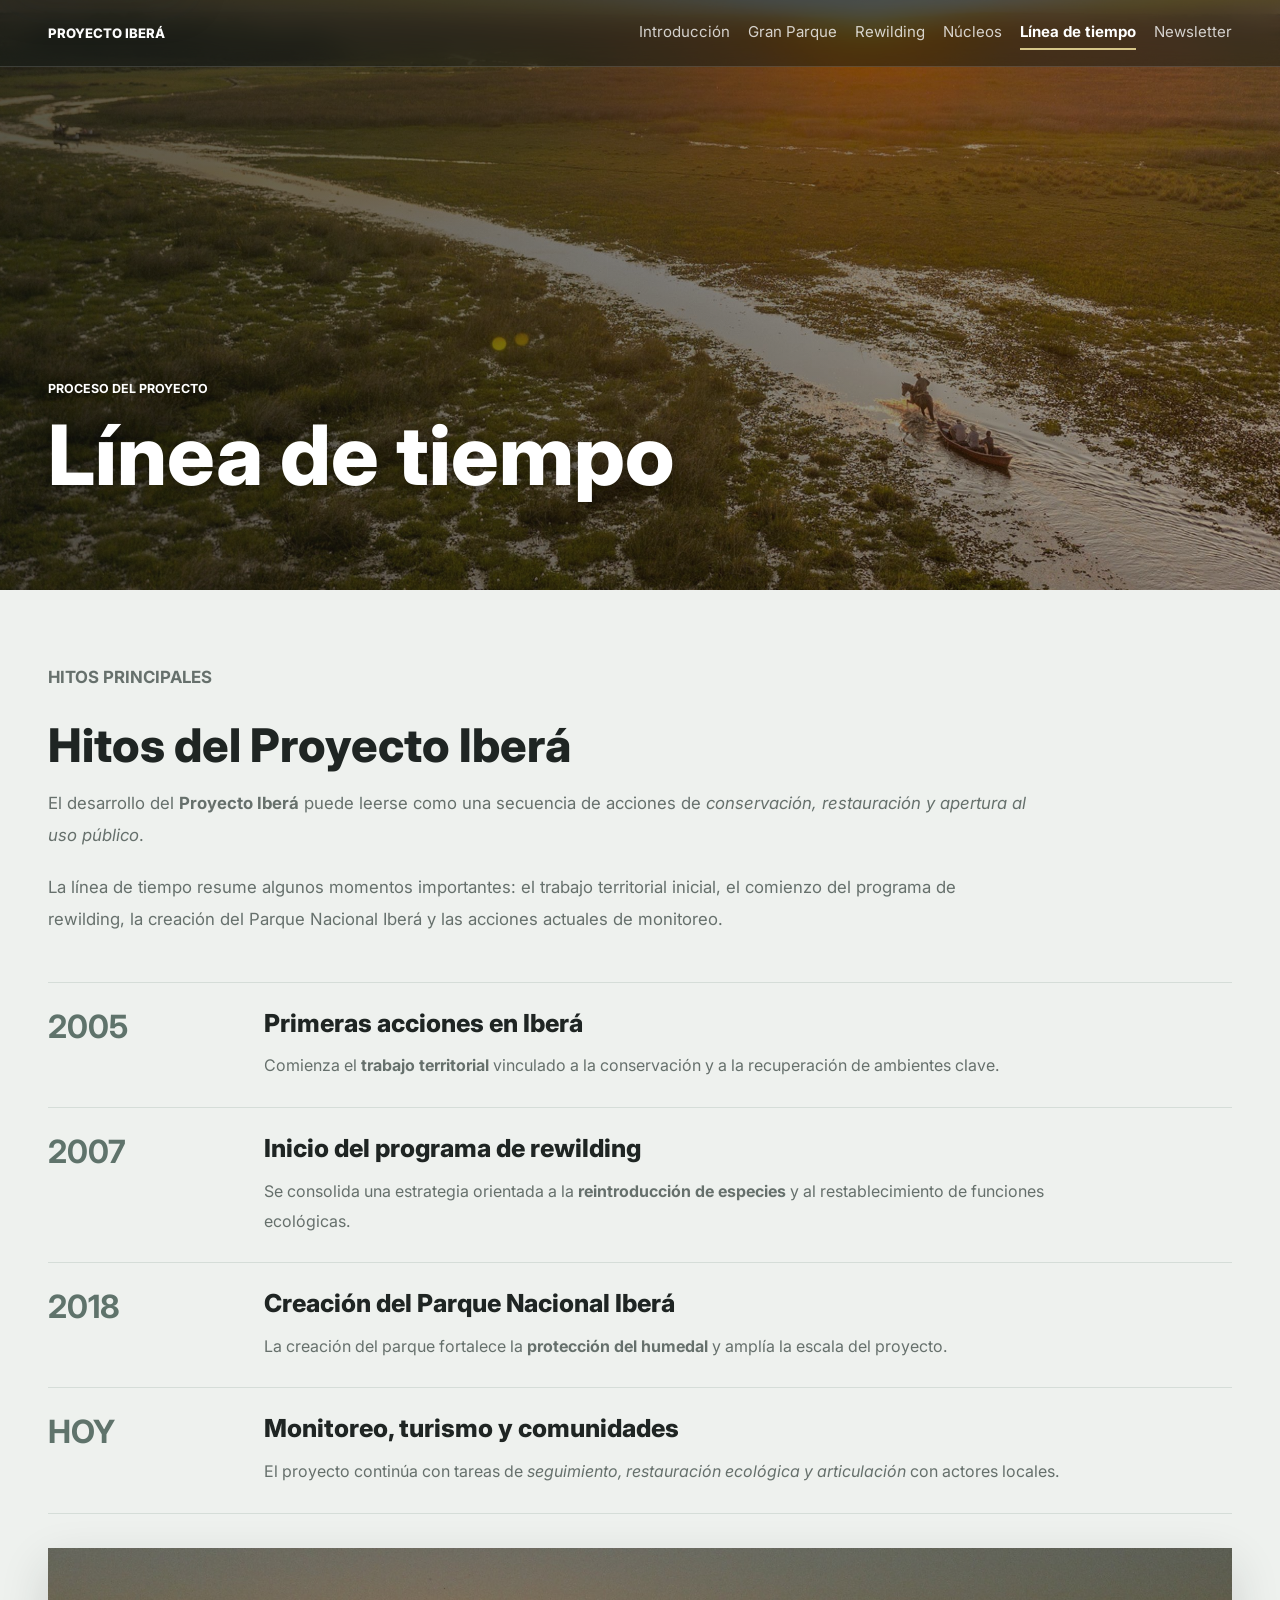
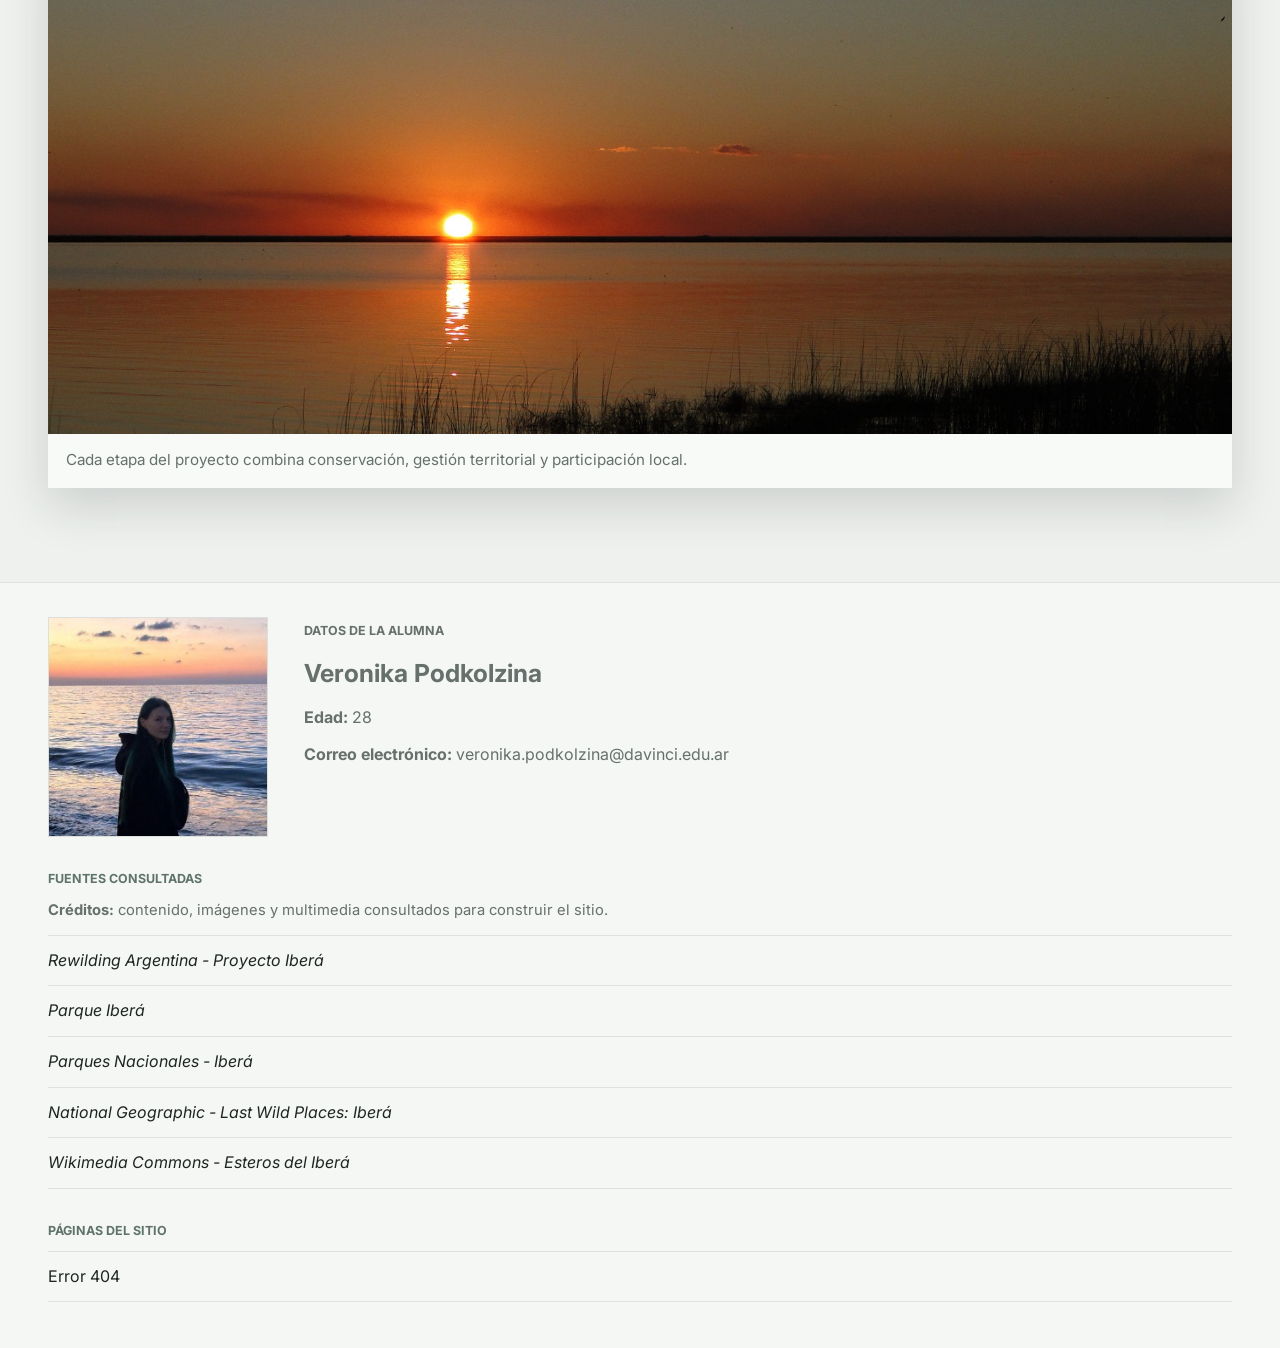
<file: pages/linea-tiempo.html>
<!DOCTYPE html>
<html lang="es">

<head>
  <meta charset="UTF-8">
  <meta name="viewport" content="width=device-width, initial-scale=1.0">
  <meta name="description" content="Línea de tiempo del Proyecto Iberá con hitos de conservación, creación de áreas protegidas y reintroducción de especies.">
  <title>Proyecto Iberá | Línea de tiempo</title>
  <link rel="preconnect" href="https://fonts.googleapis.com">
  <link rel="preconnect" href="https://fonts.gstatic.com" crossorigin>
  <link href="https://fonts.googleapis.com/css2?family=Inter:wght@400;600;700;800&amp;display=swap" rel="stylesheet">
  <link rel="icon" href="../img/favicon.svg" type="image/svg+xml">
  <link rel="stylesheet" href="../estilos/base.css">
  <link rel="stylesheet" href="../estilos/pages.css">
</head>

<body id="top" class="page-linea-tiempo">
  <a class="skip-link" href="#contenido">Saltar al contenido</a>
  <header>
    <div class="topbar">
      <div class="container topbar-inner">
        <a class="brand" href="../index.html">Proyecto Iberá</a>

        <input class="nav-control" type="checkbox" id="navMenuToggle">
        <label class="nav-toggle" for="navMenuToggle">
          <span class="nav-toggle-text">Abrir menú</span>
          <span class="nav-toggle-line"></span>
          <span class="nav-toggle-line"></span>
          <span class="nav-toggle-line"></span>
        </label>

        <nav class="site-nav" id="siteNav" aria-label="Navegación principal">
          <ul>
            <li><a class="nav-link nav-intro" href="../index.html">Introducción</a></li>
            <li><a class="nav-link nav-gran-parque" href="gran-parque.html">Gran Parque</a></li>
            <li><a class="nav-link nav-rewilding" href="rewilding.html">Rewilding</a></li>
            <li><a class="nav-link nav-nucleos" href="nucleos.html">Núcleos</a></li>
            <li><a class="nav-link nav-linea-tiempo" aria-current="page" href="linea-tiempo.html">Línea de tiempo</a></li>
            <li><a class="nav-link nav-newsletter" href="newsletter.html">Newsletter</a></li>
          </ul>
        </nav>
      </div>
    </div>
    <section class="page-hero banner timeline-hero">
      <div class="container">
        <div class="page-hero-content">
          <p class="hero-kicker"><strong>Proceso del proyecto</strong></p>
          <h1>Línea de tiempo</h1>
        </div>
      </div>
    </section>
  </header>

  <main id="contenido">
    <div class="content-section">
      <div class="container">
        <article class="section-copy">
          <p class="section-kicker"><strong>Hitos principales</strong></p>
          <h2>Hitos del Proyecto Iberá</h2>
          <p class="section-lead">
            El desarrollo del <strong>Proyecto Iberá</strong> puede leerse como una secuencia de acciones de
            <em>conservación, restauración y apertura al uso público</em>.
          </p>

          <p>
            La línea de tiempo resume algunos momentos importantes: el trabajo territorial inicial, el comienzo del
            programa de <span lang="en">rewilding</span>, la creación del Parque Nacional Iberá y las acciones actuales
            de monitoreo.
          </p>
        </article>

        <section class="timeline-list" aria-label="Línea de tiempo del Proyecto Iberá">
          <article class="timeline-item">
            <p class="timeline-year"><strong>2005</strong></p>
            <div class="timeline-content">
              <h2>Primeras acciones en Iberá</h2>
              <p>
                Comienza el <strong>trabajo territorial</strong> vinculado a la conservación y a la recuperación de
                ambientes clave.
              </p>
            </div>
          </article>

          <article class="timeline-item">
            <p class="timeline-year"><strong>2007</strong></p>
            <div class="timeline-content">
              <h2>Inicio del programa de <span lang="en">rewilding</span></h2>
              <p>
                Se consolida una estrategia orientada a la <strong>reintroducción de especies</strong> y al
                restablecimiento de funciones ecológicas.
              </p>
            </div>
          </article>

          <article class="timeline-item">
            <p class="timeline-year"><strong>2018</strong></p>
            <div class="timeline-content">
              <h2>Creación del Parque Nacional Iberá</h2>
              <p>
                La creación del parque fortalece la <strong>protección del humedal</strong> y amplía la escala del
                proyecto.
              </p>
            </div>
          </article>

          <article class="timeline-item">
            <p class="timeline-year"><strong>Hoy</strong></p>
            <div class="timeline-content">
              <h2>Monitoreo, turismo y comunidades</h2>
              <p>
                El proyecto continúa con tareas de <em>seguimiento, restauración ecológica y articulación</em> con
                actores locales.
              </p>
            </div>
          </article>
        </section>

        <figure class="wide-figure">
          <img src="../img/ibera-atardecer-humedal.jpg" alt="Atardecer sobre el humedal de los Esteros del Iberá" loading="lazy" decoding="async">
          <figcaption>Cada etapa del proyecto combina conservación, gestión territorial y participación local.</figcaption>
        </figure>
      </div>
    </div>
  </main>

  <footer>
    <div class="container footer-box">
      <figure class="footer-profile">
        <img src="../img/foto.jpg" alt="Foto de Veronika Podkolzina" loading="lazy" decoding="async">
      </figure>

      <div class="footer-info">
        <p class="section-kicker"><strong>Datos de la alumna</strong></p>
        <p class="footer-name"><strong>Veronika Podkolzina</strong></p>
        <p><strong>Edad:</strong> 28</p>
        <p><strong>Correo electrónico:</strong> veronika.podkolzina@davinci.edu.ar</p>
      </div>

      <div class="footer-sources">
        <p class="section-kicker"><strong>Fuentes consultadas</strong></p>
        <p class="footer-note"><strong>Créditos:</strong> contenido, imágenes y multimedia consultados para construir el sitio.</p>
        <ul class="footer-links">
          <li><a href="https://rewildingargentina.org/proyecto-ibera/" target="_blank" rel="noopener"><cite>Rewilding Argentina - Proyecto Iberá</cite></a></li>
          <li><a href="https://parqueibera.gob.ar" target="_blank" rel="noopener"><cite>Parque Iberá</cite></a></li>
          <li><a href="https://www.argentina.gob.ar/parquesnacionales/ibera" target="_blank" rel="noopener"><cite>Parques Nacionales - Iberá</cite></a></li>
          <li><a href="https://www.youtube.com/watch?v=QJ531EY8uo8" target="_blank" rel="noopener"><cite>National Geographic - Last Wild Places: Iberá</cite></a></li>
          <li><a href="https://commons.wikimedia.org/wiki/Category:Esteros_del_Iber%C3%A1" target="_blank" rel="noopener"><cite>Wikimedia Commons - Esteros del Iberá</cite></a></li>
        </ul>
      </div>

      <div class="footer-pages">
        <p class="section-kicker"><strong>Páginas del sitio</strong></p>
        <ul class="footer-links">
          <li><a href="404.html">Error 404</a></li>
        </ul>
      </div>
    </div>
  </footer>
  <a href="#top" class="back-to-top" id="backToTop" aria-label="Volver al inicio">↑</a>
  <script src="../js/main.js"></script>
</body>

</html>
</file>
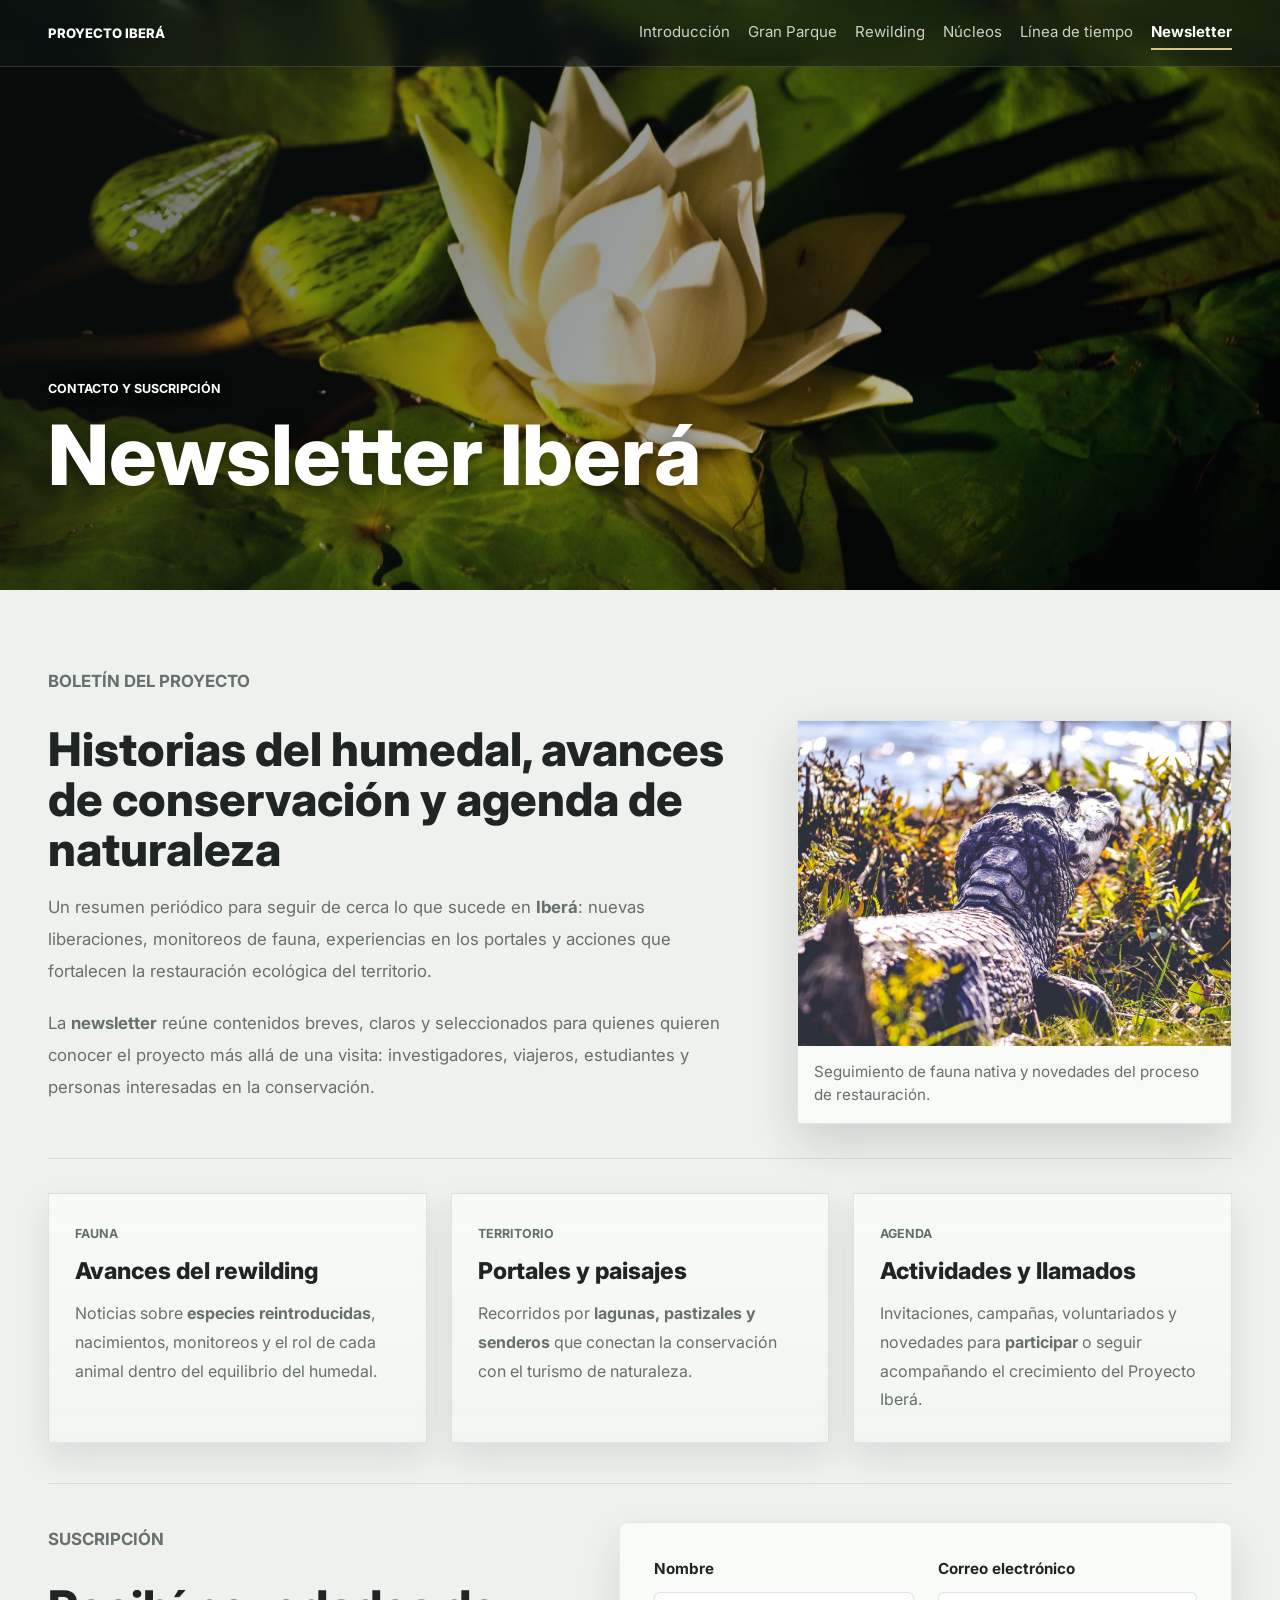
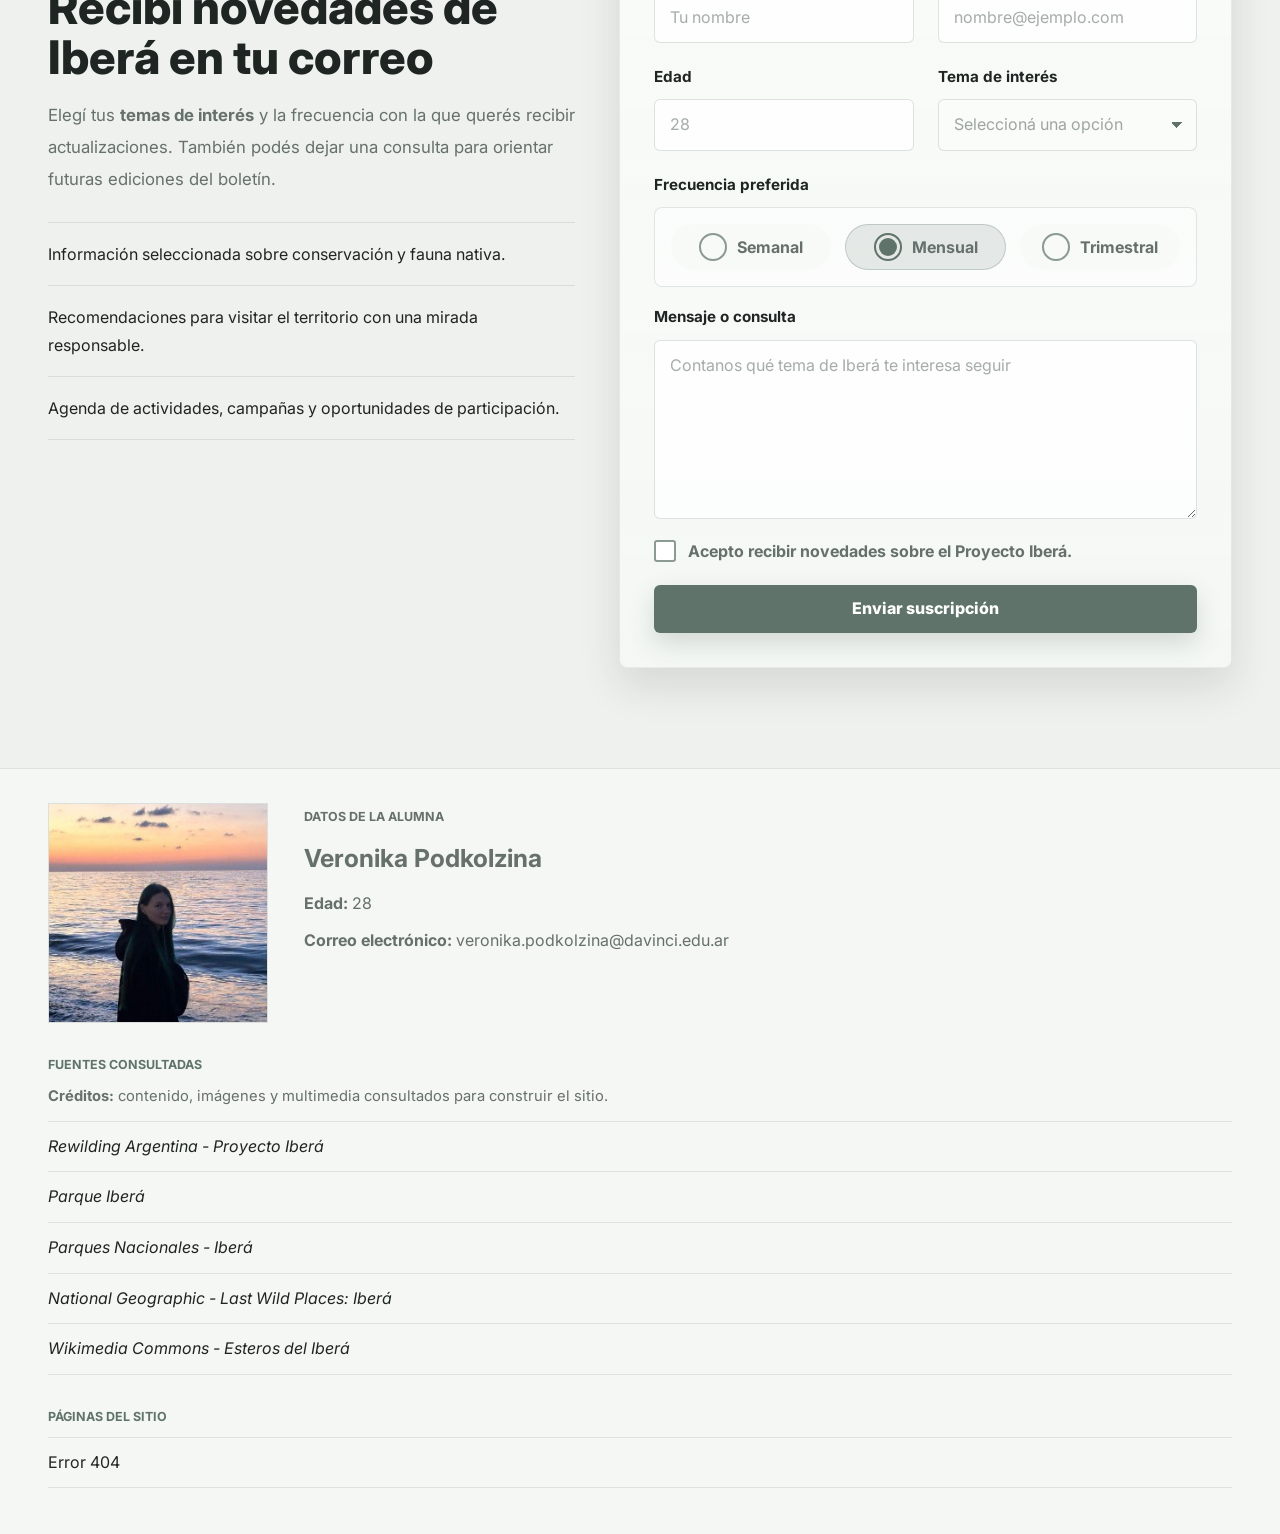
<file: pages/newsletter.html>
<!DOCTYPE html>
<html lang="es">

<head>
  <meta charset="UTF-8">
  <meta name="viewport" content="width=device-width, initial-scale=1.0">
  <meta name="description" content="Formulario de suscripción al newsletter del Proyecto Iberá para recibir novedades sobre fauna, conservación y turismo de naturaleza.">
  <title>Proyecto Iberá | Newsletter</title>
  <link rel="preconnect" href="https://fonts.googleapis.com">
  <link rel="preconnect" href="https://fonts.gstatic.com" crossorigin>
  <link href="https://fonts.googleapis.com/css2?family=Inter:wght@400;600;700;800&amp;display=swap" rel="stylesheet">
  <link rel="icon" href="../img/favicon.svg" type="image/svg+xml">
  <link rel="stylesheet" href="../estilos/base.css">
  <link rel="stylesheet" href="../estilos/pages.css">
  <link rel="stylesheet" href="../estilos/newsletter.css">
</head>

<body id="top" class="page-newsletter">
  <a class="skip-link" href="#contenido">Saltar al contenido</a>
  <header>
    <div class="topbar">
      <div class="container topbar-inner">
        <a class="brand" href="../index.html">Proyecto Iberá</a>

        <input class="nav-control" type="checkbox" id="navMenuToggle">
        <label class="nav-toggle" for="navMenuToggle">
          <span class="nav-toggle-text">Abrir menú</span>
          <span class="nav-toggle-line"></span>
          <span class="nav-toggle-line"></span>
          <span class="nav-toggle-line"></span>
        </label>

        <nav class="site-nav" id="siteNav" aria-label="Navegación principal">
          <ul>
            <li><a class="nav-link nav-intro" href="../index.html">Introducción</a></li>
            <li><a class="nav-link nav-gran-parque" href="gran-parque.html">Gran Parque</a></li>
            <li><a class="nav-link nav-rewilding" href="rewilding.html">Rewilding</a></li>
            <li><a class="nav-link nav-nucleos" href="nucleos.html">Núcleos</a></li>
            <li><a class="nav-link nav-linea-tiempo" href="linea-tiempo.html">Línea de tiempo</a></li>
            <li><a class="nav-link nav-newsletter" aria-current="page" href="newsletter.html">Newsletter</a></li>
          </ul>
        </nav>
      </div>
    </div>
    <section class="page-hero banner newsletter-hero">
      <div class="container">
        <div class="page-hero-content">
          <p class="hero-kicker"><strong>Contacto y suscripción</strong></p>
          <h1>Newsletter Iberá</h1>
        </div>
      </div>
    </section>
  </header>

  <main id="contenido">
    <div class="content-section">
      <div class="container">
        <div class="newsletter-intro">
          <article class="section-copy newsletter-copy">
            <p class="section-kicker"><strong>Boletín del proyecto</strong></p>
            <h2>Historias del humedal, avances de conservación y agenda de naturaleza</h2>
            <p class="section-lead">
              Un resumen periódico para seguir de cerca lo que sucede en <strong>Iberá</strong>: nuevas liberaciones, monitoreos de
              fauna, experiencias en los portales y acciones que fortalecen la restauración ecológica del territorio.
            </p>

            <p>
              La <strong>newsletter</strong> reúne contenidos breves, claros y seleccionados para quienes quieren conocer el proyecto
              más allá de una visita: investigadores, viajeros, estudiantes y personas interesadas en la conservación.
            </p>
          </article>

          <figure class="newsletter-feature">
            <img src="../img/ibera-yacare.jpg" alt="Yacaré en los Esteros del Iberá" loading="lazy" decoding="async">
            <figcaption>Seguimiento de fauna nativa y novedades del proceso de restauración.</figcaption>
          </figure>
        </div>

        <section class="newsletter-highlights" aria-label="Contenidos de la newsletter">
          <article class="newsletter-card">
            <p class="section-kicker"><strong>Fauna</strong></p>
            <h3>Avances del rewilding</h3>
            <p>
              Noticias sobre <strong>especies reintroducidas</strong>, nacimientos, monitoreos y el rol de cada animal dentro del
              equilibrio del humedal.
            </p>
          </article>

          <article class="newsletter-card">
            <p class="section-kicker"><strong>Territorio</strong></p>
            <h3>Portales y paisajes</h3>
            <p>
              Recorridos por <strong>lagunas, pastizales y senderos</strong> que conectan la conservación con el turismo de
              naturaleza.
            </p>
          </article>

          <article class="newsletter-card">
            <p class="section-kicker"><strong>Agenda</strong></p>
            <h3>Actividades y llamados</h3>
            <p>
              Invitaciones, campañas, voluntariados y novedades para <strong>participar</strong> o seguir acompañando el crecimiento del
              Proyecto Iberá.
            </p>
          </article>
        </section>

        <div class="newsletter-signup">
          <article class="newsletter-panel">
            <p class="section-kicker"><strong>Suscripción</strong></p>
            <h2>Recibí novedades de Iberá en tu correo</h2>
            <p>
              Elegí tus <strong>temas de interés</strong> y la frecuencia con la que querés recibir actualizaciones. También podés dejar
              una consulta para orientar futuras ediciones del boletín.
            </p>

            <ul class="newsletter-list">
              <li>Información seleccionada sobre conservación y fauna nativa.</li>
              <li>Recomendaciones para visitar el territorio con una mirada responsable.</li>
              <li>Agenda de actividades, campañas y oportunidades de participación.</li>
            </ul>
          </article>

          <!-- La acción lleva a gracias.html para demostrar recepción sin procesar datos reales. -->
          <form class="newsletter-form" id="newsletterForm" action="gracias.html" method="get">
            <div class="form-grid">
              <div class="form-row">
                <label for="nombre">Nombre</label>
                <input type="text" id="nombre" name="nombre" placeholder="Tu nombre" minlength="2" maxlength="40" pattern="[A-Za-zÁÉÍÓÚÜÑáéíóúüñ ]{2,40}" autocomplete="name" title="Ingresá solo letras y espacios." required>
              </div>

              <div class="form-row">
                <label for="email">Correo electrónico</label>
                <input type="email" id="email" name="email" placeholder="nombre@ejemplo.com" maxlength="80" autocomplete="email" title="Ingresá un correo con formato nombre@dominio.com." required>
              </div>

              <div class="form-row">
                <label for="edad">Edad</label>
                <input type="text" id="edad" name="edad" inputmode="numeric" pattern="1[2-9]|[2-9][0-9]|100" maxlength="3" placeholder="28" title="Ingresá una edad entre 12 y 100.">
              </div>

              <div class="form-row">
                <label for="interes">Tema de interés</label>
                <select id="interes" name="interes" required>
                  <option value="" selected disabled>Seleccioná una opción</option>
                  <option value="fauna">Fauna nativa</option>
                  <option value="turismo">Turismo de naturaleza</option>
                  <option value="conservacion">Conservación</option>
                  <option value="voluntariado">Voluntariado</option>
                </select>
              </div>
            </div>

            <fieldset>
              <!-- fieldset agrupa radios relacionados y mejora la estructura semántica del formulario. -->
              <legend>Frecuencia preferida</legend>
              <div class="frequency-options">
                <div class="choice-row">
                  <input type="radio" id="frecuencia-semanal" name="frecuencia" value="semanal" required>
                  <label for="frecuencia-semanal">Semanal</label>
                </div>
                <div class="choice-row">
                  <input type="radio" id="frecuencia-mensual" name="frecuencia" value="mensual" checked>
                  <label for="frecuencia-mensual">Mensual</label>
                </div>
                <div class="choice-row">
                  <input type="radio" id="frecuencia-trimestral" name="frecuencia" value="trimestral">
                  <label for="frecuencia-trimestral">Trimestral</label>
                </div>
              </div>
            </fieldset>

            <div class="form-row">
              <label for="mensaje">Mensaje o consulta</label>
              <textarea id="mensaje" name="mensaje" rows="6" minlength="10" maxlength="500" placeholder="Contanos qué tema de Iberá te interesa seguir" title="Si escribís un mensaje, usá al menos 10 caracteres."></textarea>
            </div>

            <div class="choice-row accept-row">
              <input type="checkbox" id="acepto" name="acepto" required>
              <label for="acepto">Acepto recibir novedades sobre el Proyecto Iberá.</label>
            </div>

            <button type="submit">Enviar suscripción</button>
          </form>
        </div>
      </div>
    </div>
  </main>

  <footer>
    <div class="container footer-box">
      <figure class="footer-profile">
        <img src="../img/foto.jpg" alt="Foto de Veronika Podkolzina" loading="lazy" decoding="async">
      </figure>

      <div class="footer-info">
        <p class="section-kicker"><strong>Datos de la alumna</strong></p>
        <p class="footer-name"><strong>Veronika Podkolzina</strong></p>
        <p><strong>Edad:</strong> 28</p>
        <p><strong>Correo electrónico:</strong> veronika.podkolzina@davinci.edu.ar</p>
      </div>

      <div class="footer-sources">
        <p class="section-kicker"><strong>Fuentes consultadas</strong></p>
        <p class="footer-note"><strong>Créditos:</strong> contenido, imágenes y multimedia consultados para construir el sitio.</p>
        <ul class="footer-links">
          <li><a href="https://rewildingargentina.org/proyecto-ibera/" target="_blank" rel="noopener"><cite>Rewilding Argentina - Proyecto Iberá</cite></a></li>
          <li><a href="https://parqueibera.gob.ar" target="_blank" rel="noopener"><cite>Parque Iberá</cite></a></li>
          <li><a href="https://www.argentina.gob.ar/parquesnacionales/ibera" target="_blank" rel="noopener"><cite>Parques Nacionales - Iberá</cite></a></li>
          <li><a href="https://www.youtube.com/watch?v=QJ531EY8uo8" target="_blank" rel="noopener"><cite>National Geographic - Last Wild Places: Iberá</cite></a></li>
          <li><a href="https://commons.wikimedia.org/wiki/Category:Esteros_del_Iber%C3%A1" target="_blank" rel="noopener"><cite>Wikimedia Commons - Esteros del Iberá</cite></a></li>
        </ul>
      </div>

      <div class="footer-pages">
        <p class="section-kicker"><strong>Páginas del sitio</strong></p>
        <ul class="footer-links">
          <li><a href="404.html">Error 404</a></li>
        </ul>
      </div>
    </div>
  </footer>
  <a href="#top" class="back-to-top" id="backToTop" aria-label="Volver al inicio">↑</a>
  <script src="../js/main.js"></script>
</body>

</html>
</file>
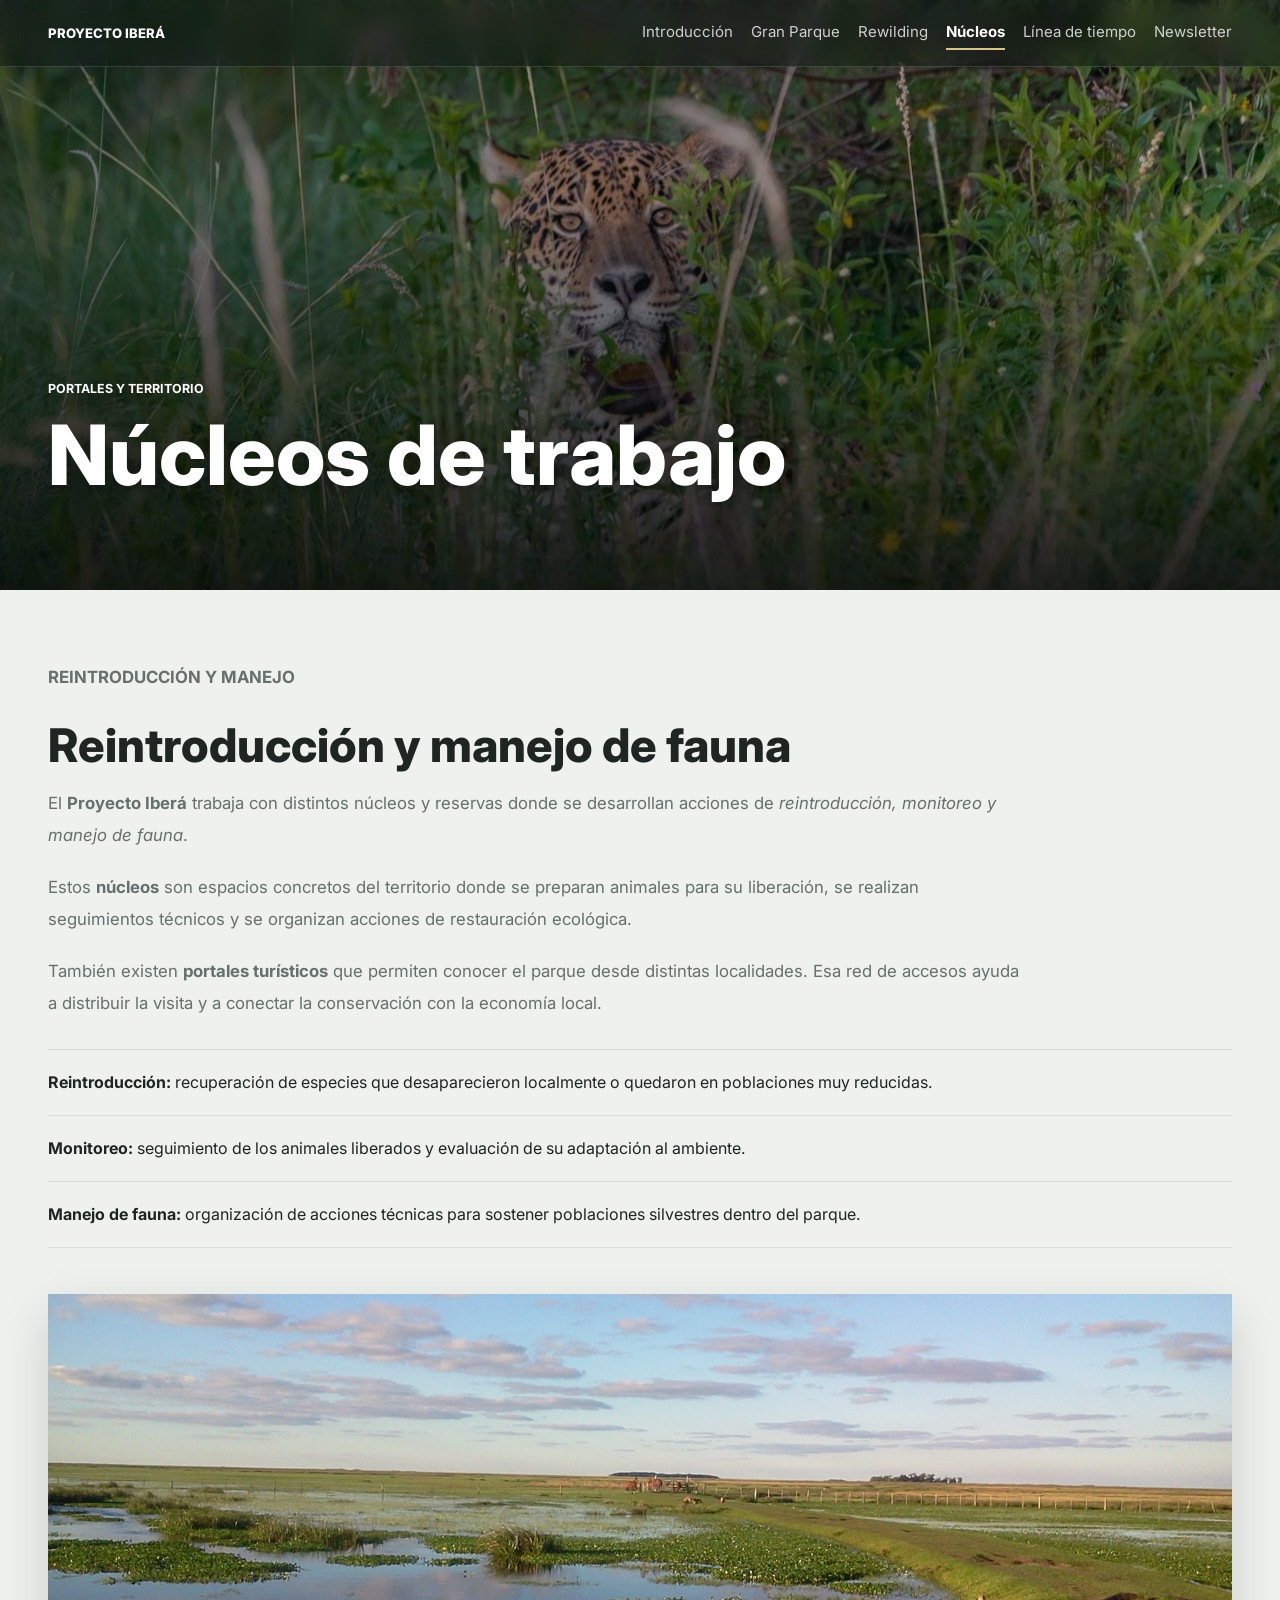
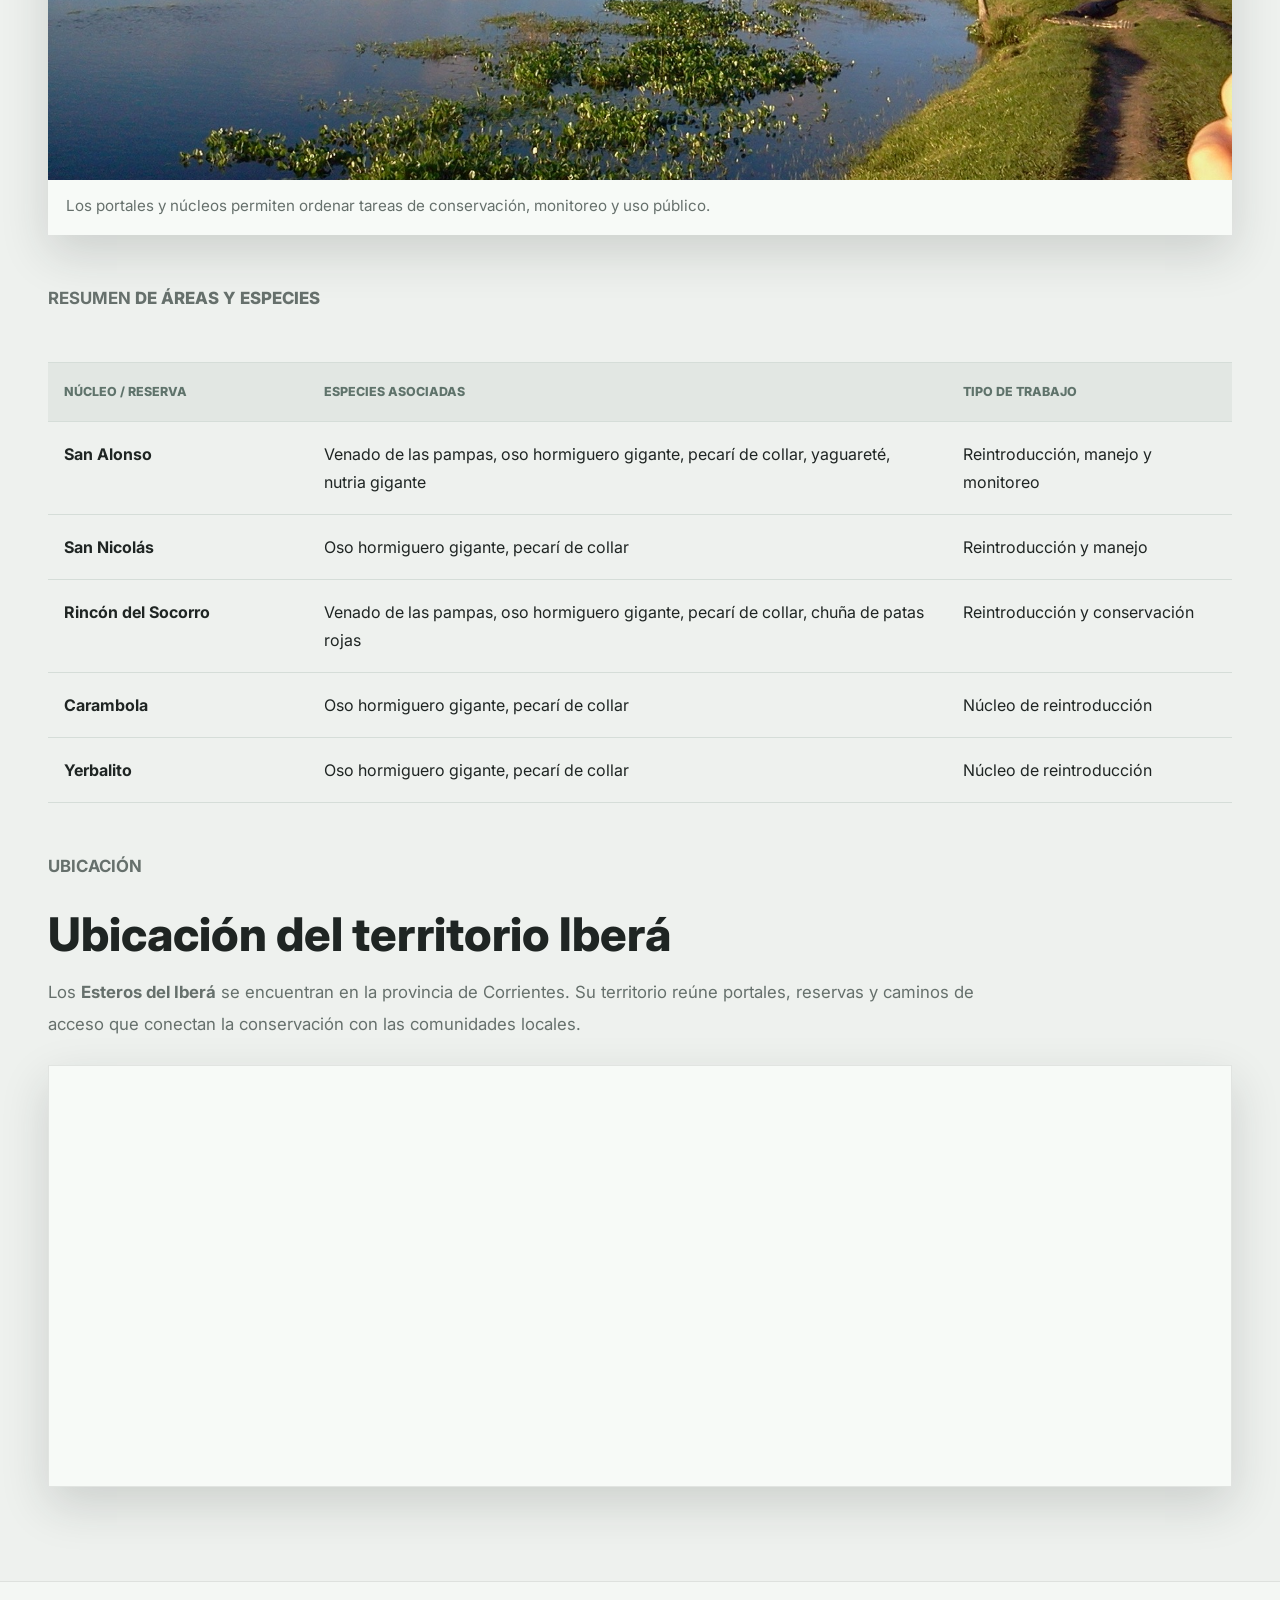
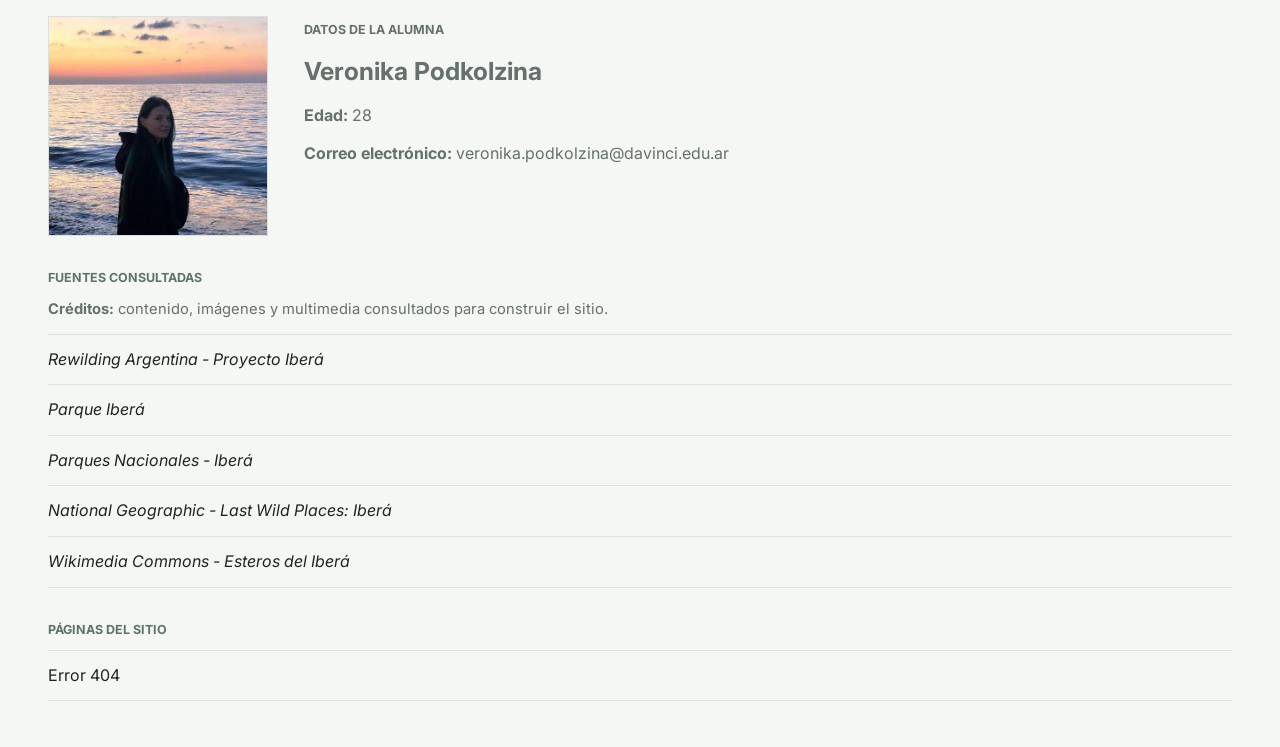
<file: pages/nucleos.html>
<!DOCTYPE html>
<html lang="es">

<head>
  <meta charset="UTF-8">
  <meta name="viewport" content="width=device-width, initial-scale=1.0">
  <meta name="description" content="Recorrido por los portales y núcleos turísticos del Proyecto Iberá, con mapa de ubicación y accesos principales.">
  <title>Proyecto Iberá | Núcleos</title>
  <link rel="preconnect" href="https://fonts.googleapis.com">
  <link rel="preconnect" href="https://fonts.gstatic.com" crossorigin>
  <link href="https://fonts.googleapis.com/css2?family=Inter:wght@400;600;700;800&amp;display=swap" rel="stylesheet">
  <link rel="icon" href="../img/favicon.svg" type="image/svg+xml">
  <link rel="stylesheet" href="../estilos/base.css">
  <link rel="stylesheet" href="../estilos/pages.css">
</head>

<body id="top" class="page-nucleos">
  <a class="skip-link" href="#contenido">Saltar al contenido</a>
  <header>
    <div class="topbar">
      <div class="container topbar-inner">
        <a class="brand" href="../index.html">Proyecto Iberá</a>

        <input class="nav-control" type="checkbox" id="navMenuToggle">
        <label class="nav-toggle" for="navMenuToggle">
          <span class="nav-toggle-text">Abrir menú</span>
          <span class="nav-toggle-line"></span>
          <span class="nav-toggle-line"></span>
          <span class="nav-toggle-line"></span>
        </label>

        <nav class="site-nav" id="siteNav" aria-label="Navegación principal">
          <ul>
            <li><a class="nav-link nav-intro" href="../index.html">Introducción</a></li>
            <li><a class="nav-link nav-gran-parque" href="gran-parque.html">Gran Parque</a></li>
            <li><a class="nav-link nav-rewilding" href="rewilding.html">Rewilding</a></li>
            <li><a class="nav-link nav-nucleos" aria-current="page" href="nucleos.html">Núcleos</a></li>
            <li><a class="nav-link nav-linea-tiempo" href="linea-tiempo.html">Línea de tiempo</a></li>
            <li><a class="nav-link nav-newsletter" href="newsletter.html">Newsletter</a></li>
          </ul>
        </nav>
      </div>
    </div>
    <section class="page-hero banner nucleos-hero">
      <div class="container">
        <div class="page-hero-content">
          <p class="hero-kicker"><strong>Portales y territorio</strong></p>
          <h1>Núcleos de trabajo</h1>
        </div>
      </div>
    </section>
  </header>

  <main id="contenido">
    <div class="content-section">
      <div class="container">
        <article class="section-copy">
          <p class="section-kicker"><strong>Reintroducción y manejo</strong></p>
          <h2>Reintroducción y manejo de fauna</h2>
          <p class="section-lead">
            El <strong>Proyecto Iberá</strong> trabaja con distintos núcleos y reservas donde se desarrollan acciones de
            <em>reintroducción, monitoreo y manejo de fauna</em>.
          </p>

          <p>
            Estos <strong>núcleos</strong> son espacios concretos del territorio donde se preparan animales para su liberación, se
            realizan seguimientos técnicos y se organizan acciones de restauración ecológica.
          </p>

          <p>
            También existen <strong>portales turísticos</strong> que permiten conocer el parque desde distintas localidades. Esa red de
            accesos ayuda a distribuir la visita y a conectar la conservación con la economía local.
          </p>

          <ul class="section-list">
            <li>
              <strong>Reintroducción:</strong>
              recuperación de especies que desaparecieron localmente o quedaron en poblaciones muy reducidas.
            </li>
            <li>
              <strong>Monitoreo:</strong>
              seguimiento de los animales liberados y evaluación de su adaptación al ambiente.
            </li>
            <li>
              <strong>Manejo de fauna:</strong>
              organización de acciones técnicas para sostener poblaciones silvestres dentro del parque.
            </li>
          </ul>
        </article>

        <figure class="wide-figure">
          <img src="../img/ibera-portal-cambyreta.jpg" alt="Portal Cambyretá como acceso al territorio Iberá" loading="lazy" decoding="async">
          <figcaption>Los portales y núcleos permiten ordenar tareas de conservación, monitoreo y uso público.</figcaption>
        </figure>

        <div class="section-copy compact-copy">
          <p class="section-kicker"><strong>Resumen</strong> de áreas y especies</p>
          <div class="table-wrap">
            <table class="ibera-table">
              <thead>
                <tr>
                  <th>Núcleo / reserva</th>
                  <th>Especies asociadas</th>
                  <th>Tipo de trabajo</th>
                </tr>
              </thead>

              <tbody>
                <tr>
                  <td>San Alonso</td>
                  <td>Venado de las pampas, oso hormiguero gigante, pecarí de collar, yaguareté, nutria gigante</td>
                  <td>Reintroducción, manejo y monitoreo</td>
                </tr>

                <tr>
                  <td>San Nicolás</td>
                  <td>Oso hormiguero gigante, pecarí de collar</td>
                  <td>Reintroducción y manejo</td>
                </tr>

                <tr>
                  <td>Rincón del Socorro</td>
                  <td>Venado de las pampas, oso hormiguero gigante, pecarí de collar, chuña de patas rojas</td>
                  <td>Reintroducción y conservación</td>
                </tr>

                <tr>
                  <td>Carambola</td>
                  <td>Oso hormiguero gigante, pecarí de collar</td>
                  <td>Núcleo de reintroducción</td>
                </tr>

                <tr>
                  <td>Yerbalito</td>
                  <td>Oso hormiguero gigante, pecarí de collar</td>
                  <td>Núcleo de reintroducción</td>
                </tr>
              </tbody>
            </table>
          </div>
        </div>

        <section class="section-copy compact-copy map-section">
          <p class="section-kicker"><strong>Ubicación</strong></p>
          <h2>Ubicación del territorio Iberá</h2>
          <p>
            Los <strong>Esteros del Iberá</strong> se encuentran en la provincia de Corrientes. Su territorio reúne portales,
            reservas y caminos de acceso que conectan la conservación con las comunidades locales.
          </p>

          <div class="iframe-wrap">
            <iframe
              src="https://www.google.com/maps?q=Esteros%20del%20Iber%C3%A1%2C%20Corrientes%2C%20Argentina&amp;output=embed"
              title="Mapa de los Esteros del Iberá en Corrientes"
              loading="lazy"
              referrerpolicy="no-referrer-when-downgrade"></iframe>
          </div>
        </section>
      </div>
    </div>
  </main>

  <footer>
    <div class="container footer-box">
      <figure class="footer-profile">
        <img src="../img/foto.jpg" alt="Foto de Veronika Podkolzina" loading="lazy" decoding="async">
      </figure>

      <div class="footer-info">
        <p class="section-kicker"><strong>Datos de la alumna</strong></p>
        <p class="footer-name"><strong>Veronika Podkolzina</strong></p>
        <p><strong>Edad:</strong> 28</p>
        <p><strong>Correo electrónico:</strong> veronika.podkolzina@davinci.edu.ar</p>
      </div>

      <div class="footer-sources">
        <p class="section-kicker"><strong>Fuentes consultadas</strong></p>
        <p class="footer-note"><strong>Créditos:</strong> contenido, imágenes y multimedia consultados para construir el sitio.</p>
        <ul class="footer-links">
          <li><a href="https://rewildingargentina.org/proyecto-ibera/" target="_blank" rel="noopener"><cite>Rewilding Argentina - Proyecto Iberá</cite></a></li>
          <li><a href="https://parqueibera.gob.ar" target="_blank" rel="noopener"><cite>Parque Iberá</cite></a></li>
          <li><a href="https://www.argentina.gob.ar/parquesnacionales/ibera" target="_blank" rel="noopener"><cite>Parques Nacionales - Iberá</cite></a></li>
          <li><a href="https://www.youtube.com/watch?v=QJ531EY8uo8" target="_blank" rel="noopener"><cite>National Geographic - Last Wild Places: Iberá</cite></a></li>
          <li><a href="https://commons.wikimedia.org/wiki/Category:Esteros_del_Iber%C3%A1" target="_blank" rel="noopener"><cite>Wikimedia Commons - Esteros del Iberá</cite></a></li>
        </ul>
      </div>

      <div class="footer-pages">
        <p class="section-kicker"><strong>Páginas del sitio</strong></p>
        <ul class="footer-links">
          <li><a href="404.html">Error 404</a></li>
        </ul>
      </div>
    </div>
  </footer>
  <a href="#top" class="back-to-top" id="backToTop" aria-label="Volver al inicio">↑</a>
  <script src="../js/main.js"></script>
</body>

</html>
</file>
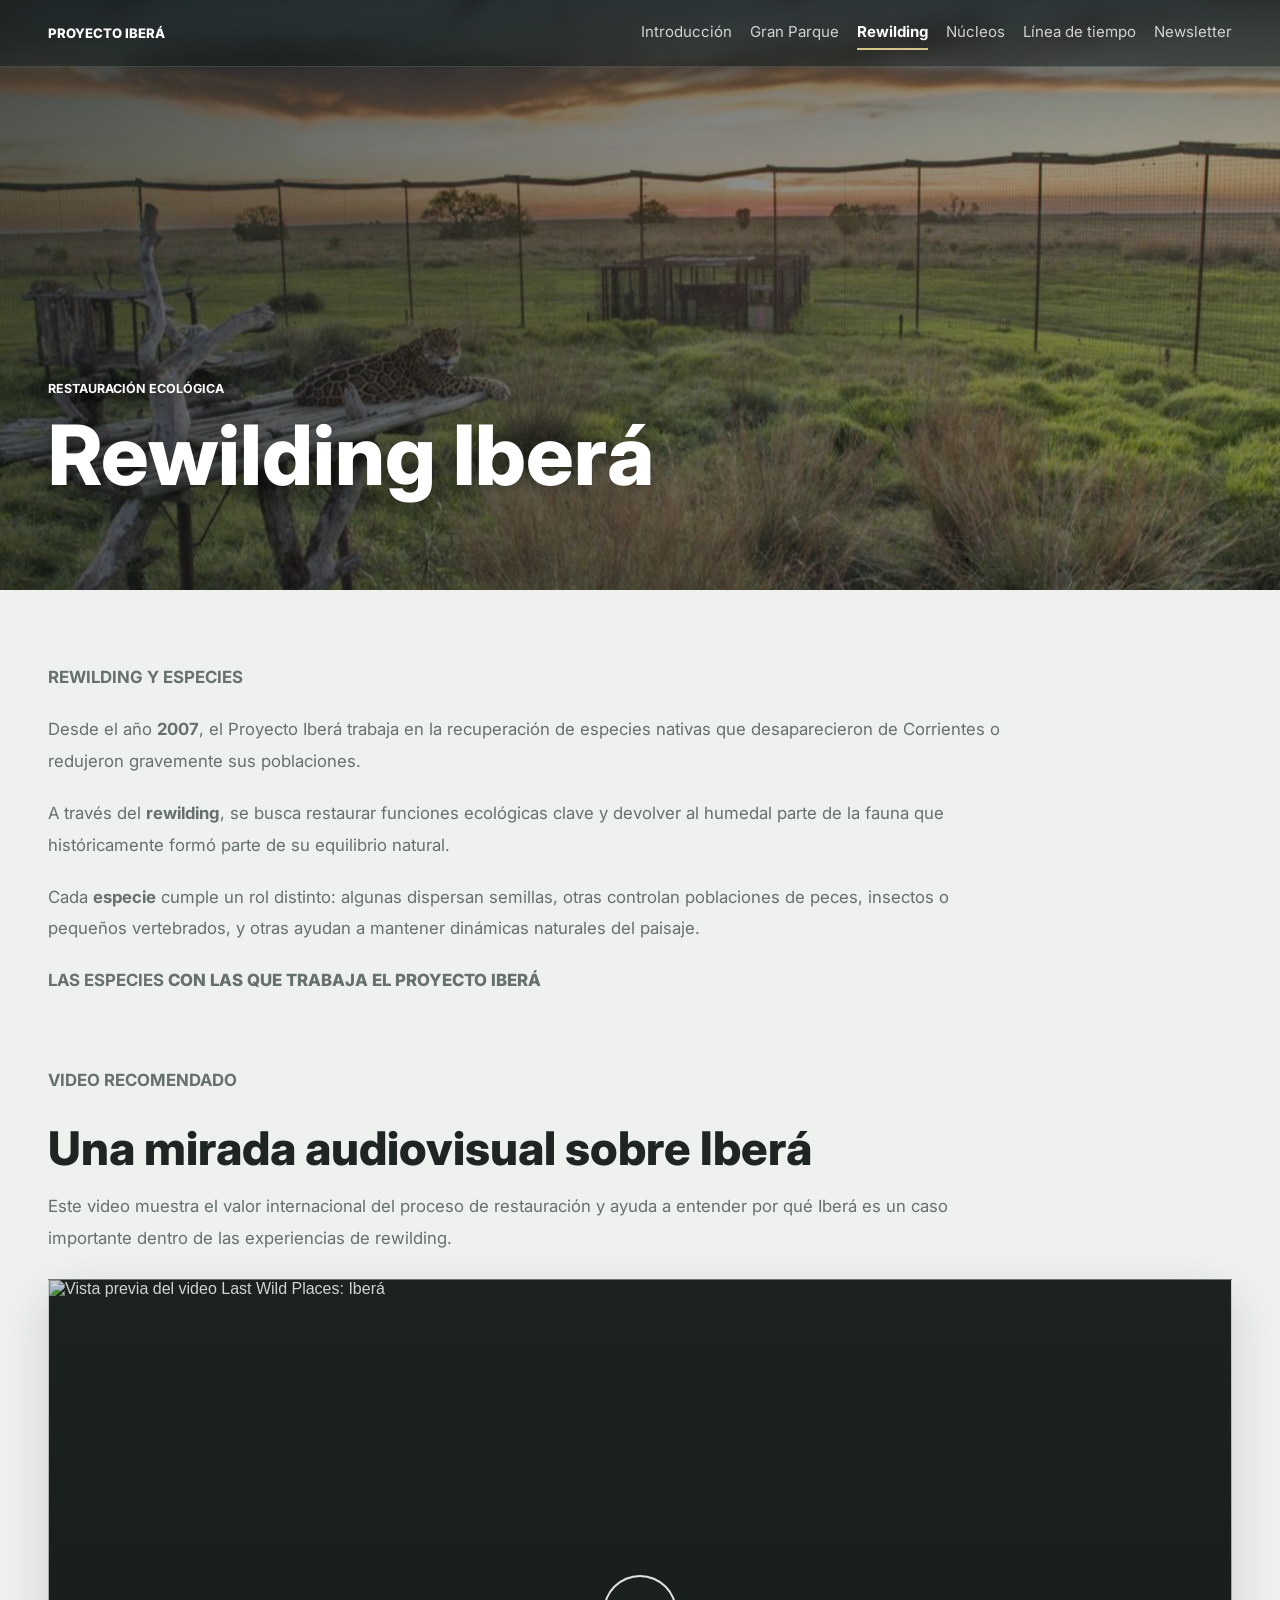
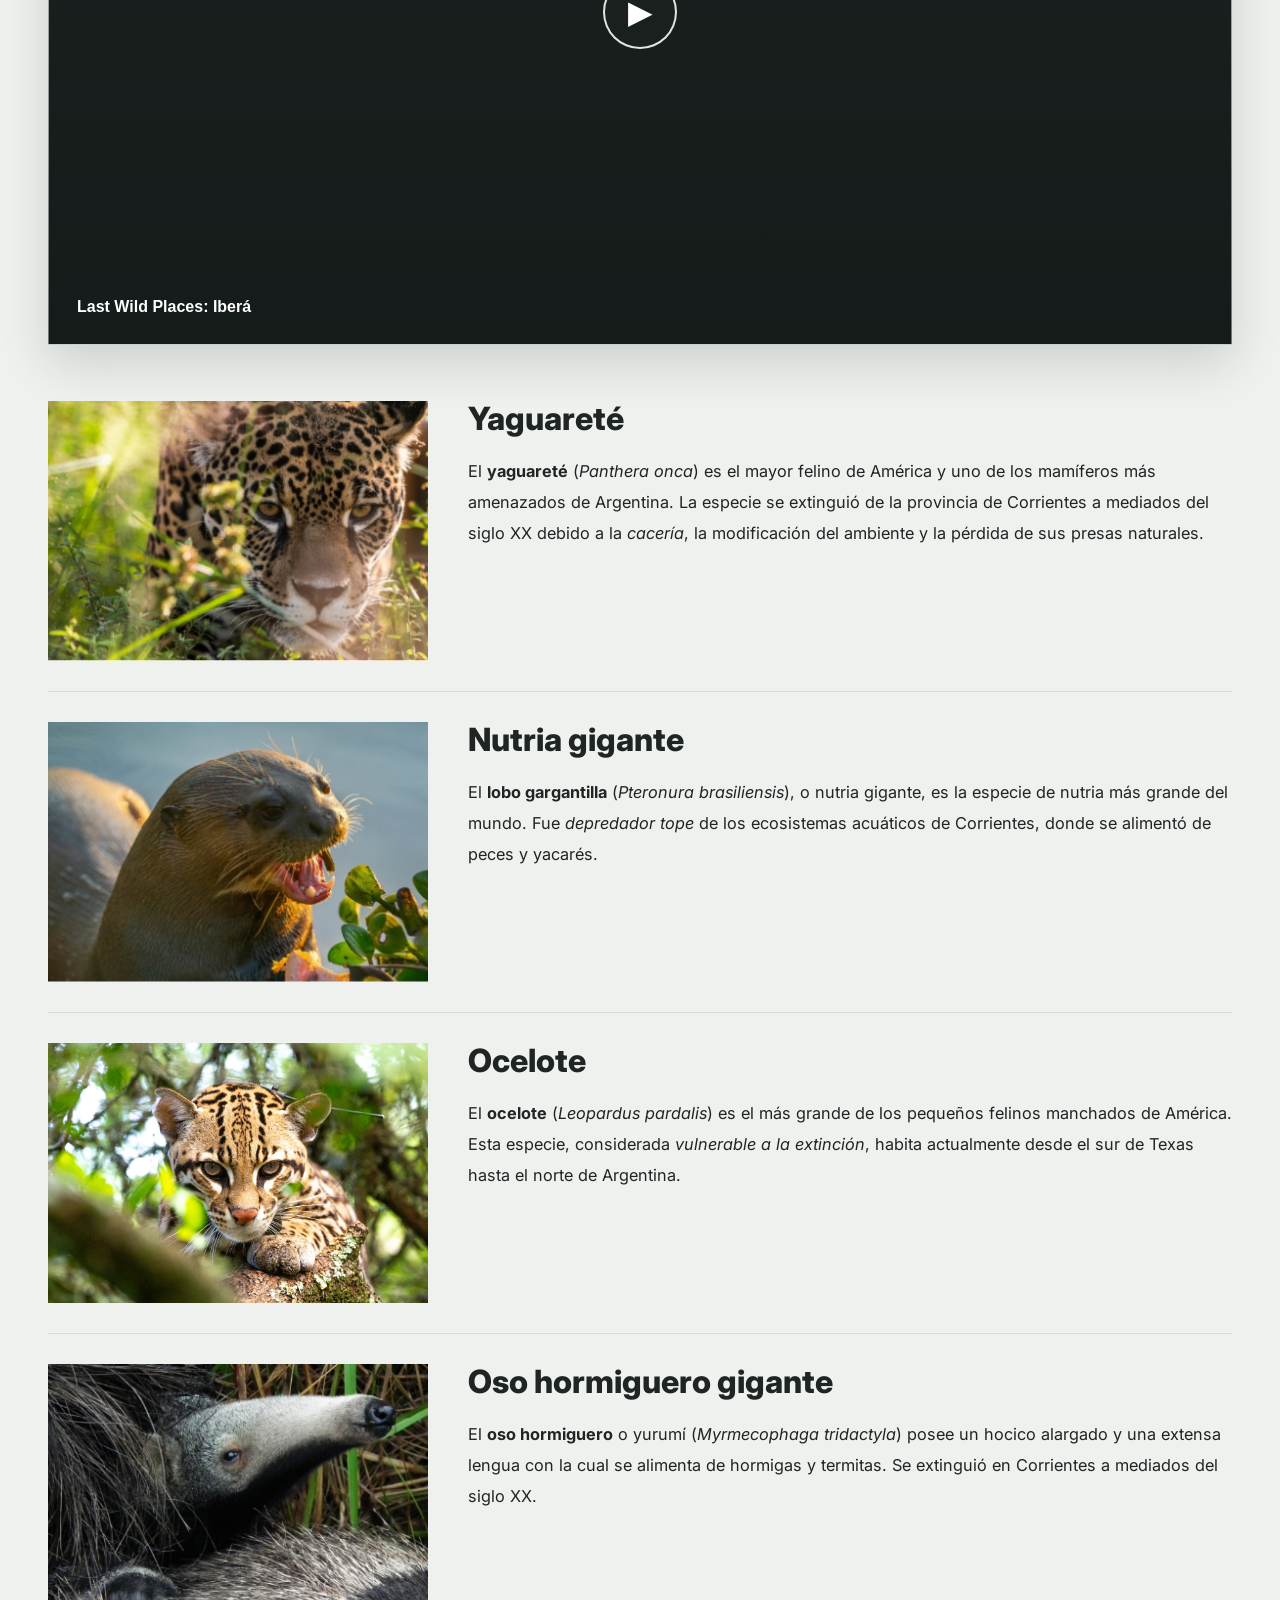
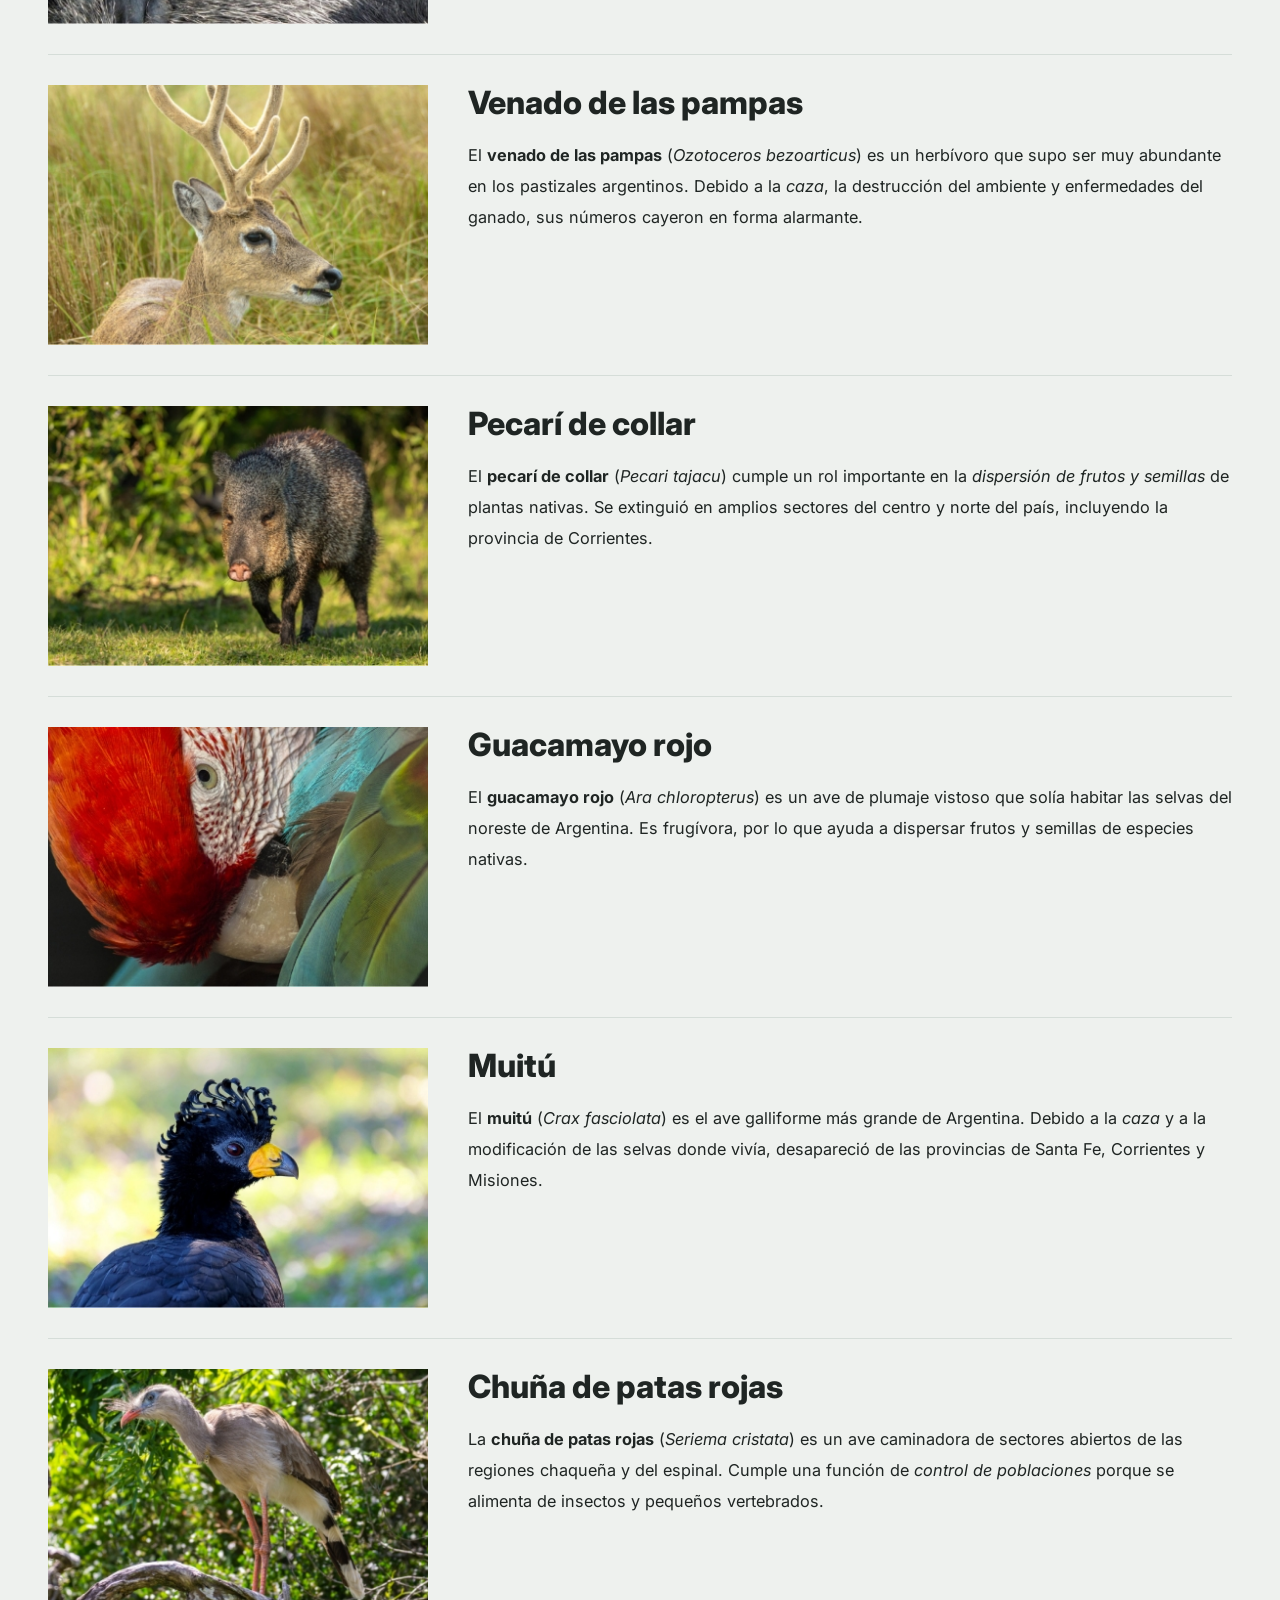
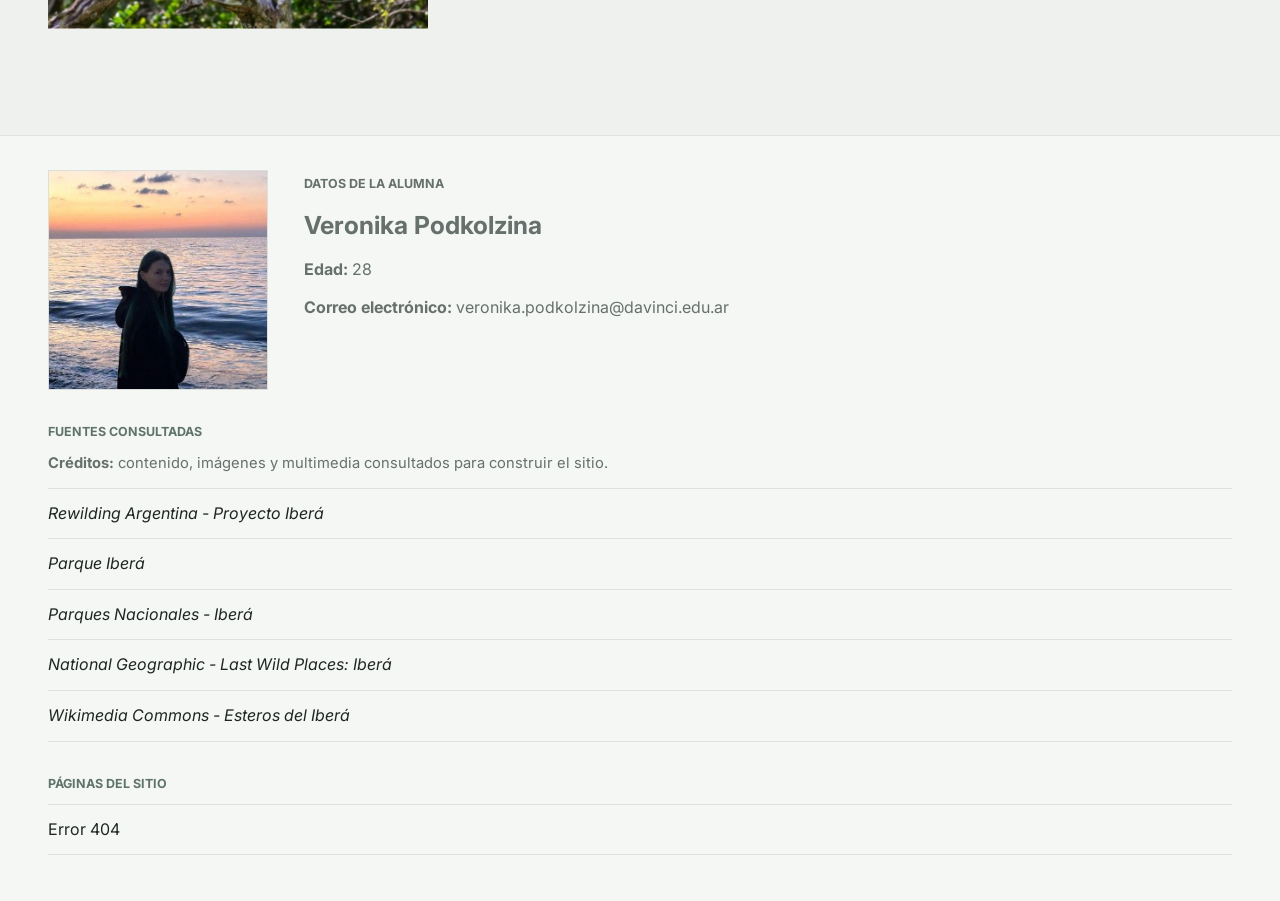
<file: pages/rewilding.html>
<!DOCTYPE html>
<html lang="es">

<head>
  <meta charset="UTF-8">
  <meta name="viewport" content="width=device-width, initial-scale=1.0">
  <meta name="description" content="Sección sobre rewilding en Iberá, especies nativas reintroducidas y material audiovisual sobre restauración ecológica.">
  <title>Proyecto Iberá | Rewilding</title>
  <link rel="preconnect" href="https://fonts.googleapis.com">
  <link rel="preconnect" href="https://fonts.gstatic.com" crossorigin>
  <link href="https://fonts.googleapis.com/css2?family=Inter:wght@400;600;700;800&amp;display=swap" rel="stylesheet">
  <link rel="icon" href="../img/favicon.svg" type="image/svg+xml">
  <link rel="stylesheet" href="../estilos/base.css">
  <link rel="stylesheet" href="../estilos/pages.css">
</head>

<body id="top" class="page-rewilding">
  <a class="skip-link" href="#contenido">Saltar al contenido</a>
  <header>
    <div class="topbar">
      <div class="container topbar-inner">
        <a class="brand" href="../index.html">Proyecto Iberá</a>

        <input class="nav-control" type="checkbox" id="navMenuToggle">
        <label class="nav-toggle" for="navMenuToggle">
          <span class="nav-toggle-text">Abrir menú</span>
          <span class="nav-toggle-line"></span>
          <span class="nav-toggle-line"></span>
          <span class="nav-toggle-line"></span>
        </label>

        <nav class="site-nav" id="siteNav" aria-label="Navegación principal">
          <ul>
            <li><a class="nav-link nav-intro" href="../index.html">Introducción</a></li>
            <li><a class="nav-link nav-gran-parque" href="gran-parque.html">Gran Parque</a></li>
            <li><a class="nav-link nav-rewilding" aria-current="page" href="rewilding.html">Rewilding</a></li>
            <li><a class="nav-link nav-nucleos" href="nucleos.html">Núcleos</a></li>
            <li><a class="nav-link nav-linea-tiempo" href="linea-tiempo.html">Línea de tiempo</a></li>
            <li><a class="nav-link nav-newsletter" href="newsletter.html">Newsletter</a></li>
          </ul>
        </nav>
      </div>
    </div>
    <section class="page-hero banner rewilding-hero">
      <div class="container">
        <div class="page-hero-content">
          <p class="hero-kicker"><strong>Restauración ecológica</strong></p>
          <h1>Rewilding Iberá</h1>
        </div>
      </div>
    </section>
  </header>

  <main id="contenido">
    <div class="content-section">
      <div class="container">
        <div class="section-copy">
          <p class="section-kicker"><strong>Rewilding y especies</strong></p>
          <p class="section-lead">
            Desde el año <strong>2007</strong>, el Proyecto Iberá trabaja en la recuperación de especies nativas que
            desaparecieron de Corrientes o redujeron gravemente sus poblaciones.
          </p>

          <p>
            A través del <strong><span lang="en">rewilding</span></strong>, se busca restaurar funciones ecológicas
            clave y devolver al humedal parte de la fauna que históricamente formó parte de su equilibrio natural.
          </p>

          <p>
            Cada <strong>especie</strong> cumple un rol distinto: algunas dispersan semillas, otras controlan poblaciones de peces,
            insectos o pequeños vertebrados, y otras ayudan a mantener dinámicas naturales del paisaje.
          </p>

          <p class="section-kicker"><strong>Las especies</strong> con las que trabaja el Proyecto Iberá</p>
        </div>

        <section class="section-copy compact-copy video-section">
          <p class="section-kicker"><strong>Video recomendado</strong></p>
          <h2>Una mirada audiovisual sobre Iberá</h2>
          <p>
            Este video muestra el valor internacional del proceso de restauración y ayuda a entender por qué Iberá es un
            caso importante dentro de las experiencias de <span lang="en">rewilding</span>.
          </p>

          <!-- El iframe usa srcdoc para mostrar thumbnail y cargar YouTube solo al hacer click. -->
          <div class="iframe-wrap video-wrap">
            <iframe
              src="https://www.youtube.com/embed/QJ531EY8uo8"
              srcdoc='
                <style>
                  * { box-sizing: border-box; }
                  body { margin: 0; background: #1f2523; font-family: Arial, Helvetica, sans-serif; }
                  a { position: relative; min-height: 100vh; display: flex; align-items: center; justify-content: center; overflow: hidden; color: #fff; text-decoration: none; }
                  img { position: absolute; inset: 0; width: 100%; height: 100%; object-fit: cover; }
                  a::after { content: ""; position: absolute; inset: 0; background: linear-gradient(180deg, rgba(13,20,19,0.18), rgba(13,20,19,0.58)); }
                  span { position: relative; z-index: 1; }
                  .play { width: 74px; height: 74px; display: flex; align-items: center; justify-content: center; border: 2px solid rgba(255,255,255,0.88); border-radius: 50%; background: rgba(31,37,35,0.42); font-size: 2rem; line-height: 1; }
                  .label { position: absolute; left: 28px; bottom: 26px; max-width: 70%; font-size: 1rem; font-weight: 700; line-height: 1.4; }
                </style>
                <a href="https://www.youtube.com/embed/QJ531EY8uo8?autoplay=1" aria-label="Reproducir Last Wild Places: Iberá">
                  <img src="https://img.youtube.com/vi/QJ531EY8uo8/hqdefault.jpg" alt="Vista previa del video Last Wild Places: Iberá">
                  <span class="play">▶</span>
                  <span class="label">Last Wild Places: Iberá</span>
                </a>'
              title="Last Wild Places: Iberá"
              loading="lazy"
              allow="accelerometer; autoplay; clipboard-write; encrypted-media; gyroscope; picture-in-picture; web-share"
              allowfullscreen></iframe>
          </div>
        </section>

        <section class="species-list" aria-label="Especies reintroducidas o vinculadas al Proyecto Iberá">
          <article class="species-item">
            <figure class="species-image">
              <img src="../img/yaguarete.jpg" alt="Yaguareté" loading="lazy" decoding="async">
            </figure>
            <div class="species-copy">
              <h2>Yaguareté</h2>
              <p>
                El <strong>yaguareté</strong> (<i lang="la">Panthera onca</i>) es el mayor felino de América y uno de
                los mamíferos más amenazados de Argentina. La especie se extinguió de la provincia de Corrientes a
                mediados del siglo XX debido a la <em>cacería</em>, la modificación del ambiente y la pérdida de sus
                presas naturales.
              </p>
            </div>
          </article>

          <article class="species-item">
            <figure class="species-image">
              <img src="../img/nutria-gigante.jpg" alt="Nutria gigante o lobo gargantilla" loading="lazy" decoding="async">
            </figure>
            <div class="species-copy">
              <h2>Nutria gigante</h2>
              <p>
                El <strong>lobo gargantilla</strong> (<i lang="la">Pteronura brasiliensis</i>), o nutria gigante, es la
                especie de nutria más grande del mundo. Fue <em>depredador tope</em> de los ecosistemas acuáticos de
                Corrientes, donde se alimentó de peces y yacarés.
              </p>
            </div>
          </article>

          <article class="species-item">
            <figure class="species-image">
              <img src="../img/ocelote.jpg" alt="Ocelote entre vegetación" loading="lazy" decoding="async">
            </figure>
            <div class="species-copy">
              <h2>Ocelote</h2>
              <p>
                El <strong>ocelote</strong> (<i lang="la">Leopardus pardalis</i>) es el más grande de los pequeños
                felinos manchados de América. Esta especie, considerada <em>vulnerable a la extinción</em>, habita
                actualmente desde el sur de Texas hasta el norte de Argentina.
              </p>
            </div>
          </article>

          <article class="species-item">
            <figure class="species-image">
              <img src="../img/oso-hormiguero.jpg" alt="Oso hormiguero gigante" loading="lazy" decoding="async">
            </figure>
            <div class="species-copy">
              <h2>Oso hormiguero gigante</h2>
              <p>
                El <strong>oso hormiguero</strong> o yurumí (<i lang="la">Myrmecophaga tridactyla</i>) posee un hocico
                alargado y una extensa lengua con la cual se alimenta de hormigas y termitas. Se extinguió en Corrientes
                a mediados del siglo XX.
              </p>
            </div>
          </article>

          <article class="species-item">
            <figure class="species-image">
              <img src="../img/venado-pampas.jpg" alt="Venado de las pampas en un pastizal" loading="lazy" decoding="async">
            </figure>
            <div class="species-copy">
              <h2>Venado de las pampas</h2>
              <p>
                El <strong>venado de las pampas</strong> (<i lang="la">Ozotoceros bezoarticus</i>) es un herbívoro que
                supo ser muy abundante en los pastizales argentinos. Debido a la <em>caza</em>, la destrucción del
                ambiente y enfermedades del ganado, sus números cayeron en forma alarmante.
              </p>
            </div>
          </article>

          <article class="species-item">
            <figure class="species-image">
              <img src="../img/pecari.jpg" alt="Pecarí de collar" loading="lazy" decoding="async">
            </figure>
            <div class="species-copy">
              <h2>Pecarí de collar</h2>
              <p>
                El <strong>pecarí de collar</strong> (<i lang="la">Pecari tajacu</i>) cumple un rol importante en la
                <em>dispersión de frutos y semillas</em> de plantas nativas. Se extinguió en amplios sectores del centro
                y norte del país, incluyendo la provincia de Corrientes.
              </p>
            </div>
          </article>

          <article class="species-item">
            <figure class="species-image">
              <img src="../img/guacamayo-rojo.jpg" alt="Guacamayo rojo" loading="lazy" decoding="async">
            </figure>
            <div class="species-copy">
              <h2>Guacamayo rojo</h2>
              <p>
                El <strong>guacamayo rojo</strong> (<i lang="la">Ara chloropterus</i>) es un ave de plumaje vistoso que
                solía habitar las selvas del noreste de Argentina. Es frugívora, por lo que ayuda a dispersar frutos y
                semillas de especies nativas.
              </p>
            </div>
          </article>

          <article class="species-item">
            <figure class="species-image">
              <img src="../img/muitu.jpg" alt="Muitú" loading="lazy" decoding="async">
            </figure>
            <div class="species-copy">
              <h2>Muitú</h2>
              <p>
                El <strong>muitú</strong> (<i lang="la">Crax fasciolata</i>) es el ave galliforme más grande de
                Argentina. Debido a la <em>caza</em> y a la modificación de las selvas donde vivía, desapareció de las
                provincias de Santa Fe, Corrientes y Misiones.
              </p>
            </div>
          </article>

          <article class="species-item">
            <figure class="species-image">
              <img src="../img/chuna.jpg" alt="Chuña de patas rojas" loading="lazy" decoding="async">
            </figure>
            <div class="species-copy">
              <h2>Chuña de patas rojas</h2>
              <p>
                La <strong>chuña de patas rojas</strong> (<i lang="la">Seriema cristata</i>) es un ave caminadora de
                sectores abiertos de las regiones chaqueña y del espinal. Cumple una función de <em>control de
                poblaciones</em> porque se alimenta de insectos y pequeños vertebrados.
              </p>
            </div>
          </article>
        </section>
      </div>
    </div>
  </main>

  <footer>
    <div class="container footer-box">
      <figure class="footer-profile">
        <img src="../img/foto.jpg" alt="Foto de Veronika Podkolzina" loading="lazy" decoding="async">
      </figure>

      <div class="footer-info">
        <p class="section-kicker"><strong>Datos de la alumna</strong></p>
        <p class="footer-name"><strong>Veronika Podkolzina</strong></p>
        <p><strong>Edad:</strong> 28</p>
        <p><strong>Correo electrónico:</strong> veronika.podkolzina@davinci.edu.ar</p>
      </div>

      <div class="footer-sources">
        <p class="section-kicker"><strong>Fuentes consultadas</strong></p>
        <p class="footer-note"><strong>Créditos:</strong> contenido, imágenes y multimedia consultados para construir el sitio.</p>
        <ul class="footer-links">
          <li><a href="https://rewildingargentina.org/proyecto-ibera/" target="_blank" rel="noopener"><cite>Rewilding Argentina - Proyecto Iberá</cite></a></li>
          <li><a href="https://parqueibera.gob.ar" target="_blank" rel="noopener"><cite>Parque Iberá</cite></a></li>
          <li><a href="https://www.argentina.gob.ar/parquesnacionales/ibera" target="_blank" rel="noopener"><cite>Parques Nacionales - Iberá</cite></a></li>
          <li><a href="https://www.youtube.com/watch?v=QJ531EY8uo8" target="_blank" rel="noopener"><cite>National Geographic - Last Wild Places: Iberá</cite></a></li>
          <li><a href="https://commons.wikimedia.org/wiki/Category:Esteros_del_Iber%C3%A1" target="_blank" rel="noopener"><cite>Wikimedia Commons - Esteros del Iberá</cite></a></li>
        </ul>
      </div>

      <div class="footer-pages">
        <p class="section-kicker"><strong>Páginas del sitio</strong></p>
        <ul class="footer-links">
          <li><a href="404.html">Error 404</a></li>
        </ul>
      </div>
    </div>
  </footer>
  <a href="#top" class="back-to-top" id="backToTop" aria-label="Volver al inicio">↑</a>
  <script src="../js/main.js"></script>
</body>

</html>
</file>
<file: estilos/base.css>
/* Base compartida del sitio: variables, layout general, navegación, footer y responsive. */
:root {
  --bg: #eef1ee;
  --paper: #f7faf7;
  --paper-2: #f1f5f1;
  --ink: #1f2523;
  --muted: #66706c;
  --line: #d5ddd8;
  --soft-line: rgba(31, 37, 35, 0.1);
  --accent: #5f736b;
  --water: #9cb5b0;
  --sun: #d6c589;
  --shadow: 0 18px 45px rgba(31, 37, 35, 0.16);
  --container: 1420px;
}

* {
  box-sizing: border-box;
}

html {
  scroll-behavior: smooth;
}

body {
  margin: 0;
  min-height: 100vh;
  display: flex;
  flex-direction: column;
  overflow-x: hidden;
  font-family: "Inter", Arial, Helvetica, sans-serif;
  color: var(--ink);
  background: var(--bg);
  line-height: 1.6;
}

main {
  flex: 1;
}

header {
  position: relative;
}

img {
  display: block;
  max-width: 100%;
}

a {
  color: inherit;
}

.skip-link {
  position: fixed;
  top: 12px;
  left: 12px;
  z-index: 2000;
  padding: 10px 14px;
  border-radius: 4px;
  background: var(--paper);
  color: var(--ink);
  font-weight: 800;
  text-decoration: none;
  box-shadow: var(--shadow);
  transform: translateY(-160%);
  transition: transform 0.2s ease;
}

.skip-link:focus {
  transform: translateY(0);
  outline: 3px solid rgba(214, 197, 137, 0.86);
}

h1,
h2,
h3,
p,
ul,
figure {
  margin: 0;
}

ul {
  padding-left: 1.2rem;
}

.container {
  width: 100%;
  max-width: var(--container);
  margin: 0 auto;
  padding: 0 48px;
}

.content-section {
  padding: 34px 0 58px;
}

.section-kicker {
  display: inline-block;
  margin-bottom: 10px;
  color: var(--accent);
  font-size: 0.78rem;
  font-weight: 800;
  letter-spacing: 0;
  text-transform: uppercase;
}

.section-copy {
  width: 100%;
  padding: 38px 0 18px;
}

.section-copy h2 {
  margin: 6px 0 18px;
  color: var(--ink);
  font-size: 2.9rem;
  line-height: 1.08;
  font-weight: 800;
  letter-spacing: 0;
}

.section-copy p {
  max-width: 980px;
  margin-bottom: 20px;
  color: var(--muted);
  font-size: 1.05rem;
  line-height: 1.9;
}

.topbar {
  /* El nav queda integrado al header/banner y se superpone sobre la imagen. */
  position: absolute;
  top: 0;
  left: 0;
  z-index: 50;
  width: 100%;
  background: rgba(16, 24, 21, 0.48);
  border-bottom: 1px solid rgba(255, 255, 255, 0.14);
  backdrop-filter: blur(12px);
}

.topbar-inner {
  display: flex;
  align-items: center;
  justify-content: space-between;
  gap: 24px;
  padding-top: 16px;
  padding-bottom: 16px;
}

.brand {
  flex: 0 0 auto;
  color: #ffffff;
  font-size: 0.82rem;
  font-weight: 800;
  letter-spacing: 0;
  text-decoration: none;
  text-transform: uppercase;
  white-space: nowrap;
}

.nav-control {
  /* Checkbox oculto para abrir/cerrar el menú sin JavaScript en pantallas chicas. */
  display: none;
}

.nav-toggle {
  display: none;
  width: 44px;
  height: 40px;
  flex: 0 0 auto;
  align-items: center;
  justify-content: center;
  flex-direction: column;
  gap: 5px;
  padding: 0;
  border: 1px solid var(--soft-line);
  border-radius: 4px;
  background: rgba(16, 24, 21, 0.62);
  cursor: pointer;
}

.nav-toggle-text {
  position: absolute;
  width: 1px;
  height: 1px;
  overflow: hidden;
  clip: rect(0, 0, 0, 0);
}

.nav-toggle-line {
  display: block;
  width: 20px;
  height: 2px;
  border-radius: 999px;
  background: #ffffff;
}

.nav-toggle:hover,
.nav-toggle:focus-visible {
  border-color: rgba(255, 255, 255, 0.82);
  outline: none;
}

.site-nav {
  color: rgba(255, 255, 255, 0.78);
  font-size: 0.94rem;
}

.site-nav ul {
  display: flex;
  flex-wrap: nowrap;
  justify-content: flex-end;
  gap: 18px;
  margin: 0;
  padding: 0;
  list-style: none;
}

.site-nav a {
  min-height: 0;
  display: inline-flex;
  align-items: center;
  padding: 4px 0;
  border-bottom: 2px solid transparent;
  text-decoration: none;
  white-space: nowrap;
  transition: color 0.2s ease, border-color 0.2s ease;
}

.site-nav a:hover,
.site-nav a:focus-visible {
  color: #ffffff;
  outline: none;
}

.page-intro .nav-intro,
.page-gran-parque .nav-gran-parque,
.page-rewilding .nav-rewilding,
.page-nucleos .nav-nucleos,
.page-linea-tiempo .nav-linea-tiempo,
.page-newsletter .nav-newsletter {
  /* Cada body tiene una clase propia para marcar la sección activa del nav. */
  color: #ffffff;
  border-bottom-color: var(--sun);
  font-weight: 700;
}

.hero-kicker {
  margin-bottom: 14px;
  font-size: 0.78rem;
  font-weight: 800;
  letter-spacing: 0;
  text-transform: uppercase;
}

h1 {
  margin-bottom: 22px;
  font-size: 5.2rem;
  line-height: 1;
  font-weight: 800;
  letter-spacing: 0;
}

footer {
  /* El footer concentra datos de alumna y fuentes, como pide la consigna. */
  margin-top: 18px;
  padding: 34px 0 46px;
  background: rgba(247, 250, 247, 0.72);
  border-top: 1px solid var(--soft-line);
}

.footer-box {
  display: grid;
  grid-template-columns: 250px minmax(320px, 1fr) minmax(360px, 430px) minmax(180px, 220px);
  gap: 34px;
  align-items: start;
}

.footer-info,
.footer-sources,
.footer-pages {
  min-width: 0;
}

.footer-profile img {
  width: 250px;
  height: 250px;
  aspect-ratio: 1 / 1;
  object-fit: cover;
  border: 1px solid var(--soft-line);
  background: var(--paper-2);
}

.footer-name {
  margin: 0 0 14px;
  color: var(--ink);
  font-size: 1.55rem;
  line-height: 1.2;
  font-weight: 800;
}

.footer-info p {
  margin-bottom: 10px;
  color: var(--muted);
  line-height: 1.7;
  overflow-wrap: anywhere;
}

.footer-links {
  list-style: none;
  padding: 0;
}

.footer-links li {
  padding: 12px 0;
  border-top: 1px solid var(--soft-line);
}

.footer-links li:last-child {
  border-bottom: 1px solid var(--soft-line);
}

.footer-links a {
  color: var(--ink);
  text-decoration: none;
  overflow-wrap: anywhere;
  transition: color 0.2s ease;
}

.footer-links a:hover,
.footer-links a:focus-visible {
  color: var(--accent);
  outline: none;
}

.footer-note {
  margin: 0 0 12px;
  color: var(--muted);
  font-size: 0.92rem;
  line-height: 1.6;
}

.back-to-top {
  /* Botón opcional de ayuda a la navegación; JS solo cambia la clase visible. */
  position: fixed;
  right: 24px;
  bottom: 24px;
  z-index: 1000;
  width: 48px;
  height: 48px;
  border-radius: 50%;
  display: none;
  align-items: center;
  justify-content: center;
  background-color: #2f5d46;
  color: #ffffff;
  text-decoration: none;
  font-size: 1.5rem;
  font-weight: bold;
  box-shadow: 0 4px 12px rgba(0, 0, 0, 0.25);
  transition: background-color 0.2s ease, transform 0.2s ease;
}

.back-to-top.visible {
  display: flex;
}

.back-to-top:hover,
.back-to-top:focus-visible {
  background-color: #244836;
  transform: translateY(-2px);
  outline: none;
}

@media (max-width: 1280px) {
  .footer-box {
    grid-template-columns: 220px minmax(0, 1fr);
    gap: 28px 36px;
  }

  .footer-profile img {
    width: 220px;
    height: 220px;
  }

  .footer-sources {
    grid-column: 1 / -1;
  }

  .footer-pages {
    grid-column: 1 / -1;
  }
}

@media (max-width: 1080px) {
  /* En este ancho el menú horizontal empieza a quedar justo, por eso pasa a hamburguesa. */
  .topbar-inner {
    flex-wrap: wrap;
    gap: 14px;
  }

  .nav-toggle {
    display: inline-flex;
    margin-left: auto;
  }

  .site-nav {
    display: none;
    width: 100%;
  }

  .nav-control:checked ~ .site-nav {
    display: block;
  }

  .site-nav ul {
    flex-direction: column;
    align-items: stretch;
    gap: 0;
    padding-top: 8px;
  }

  .site-nav li {
    border-top: 1px solid var(--soft-line);
  }

  .site-nav a {
    display: block;
    width: 100%;
    padding: 10px 0;
  }
}

@media (max-width: 980px) {
  .container {
    padding: 0 24px;
  }

  .topbar-inner {
    align-items: center;
  }

  .site-nav ul {
    justify-content: flex-start;
  }

  h1 {
    font-size: 4rem;
  }

  .section-copy h2 {
    font-size: 2.35rem;
  }

  .footer-box {
    grid-template-columns: 220px minmax(0, 1fr);
  }
}

@media (max-width: 640px) {
  .container {
    padding: 0 16px;
  }

  .content-section {
    padding: 24px 0 42px;
  }

  .topbar-inner {
    gap: 12px;
    padding-top: 14px;
    padding-bottom: 14px;
  }

  .site-nav {
    width: 100%;
  }

  .site-nav a {
    min-height: 0;
    padding: 4px 0;
    font-size: 0.9rem;
  }

  h1 {
    font-size: 3rem;
  }

  .section-copy {
    padding-top: 28px;
  }

  .section-copy h2 {
    font-size: 2rem;
  }

  .footer-box {
    grid-template-columns: 1fr;
  }

  .footer-profile img {
    width: 250px;
    max-width: 100%;
    height: auto;
  }

  .back-to-top {
    right: 16px;
    bottom: 16px;
    width: 44px;
    height: 44px;
  }
}

@media (max-width: 600px) {
  .topbar-inner {
    align-items: center;
    justify-content: space-between;
  }
}
</file>
<file: estilos/home.css>
/* Estilos propios de index.html; lo común queda en base.css. */
.hero {
  /* Hero principal con imagen real y texto superpuesto para funcionar como banner. */
  position: relative;
  min-height: 590px;
  overflow: hidden;
}

.hero-img {
  position: absolute;
  inset: 0;
  width: 100%;
  height: 100%;
  object-fit: cover;
}

.hero-overlay {
  position: absolute;
  inset: 0;
  display: flex;
  align-items: flex-end;
  background:
    linear-gradient(115deg, rgba(13, 20, 19, 0.72) 0%, rgba(13, 20, 19, 0.36) 46%, rgba(13, 20, 19, 0.08) 78%);
}

.hero-content {
  max-width: 820px;
  padding: 86px 0 72px;
  color: #fff;
  text-shadow: 0 2px 18px rgba(0, 0, 0, 0.35);
}

.hero p:last-child {
  max-width: 720px;
  color: rgba(255, 255, 255, 0.94);
  font-size: 1.12rem;
  line-height: 1.8;
}

.stats-band {
  /* Grid resume datos principales sin convertirlos en párrafos largos. */
  display: grid;
  grid-template-columns: repeat(3, minmax(0, 1fr));
  margin: 12px 0 34px;
  border: 1px solid var(--soft-line);
  background: rgba(247, 250, 247, 0.72);
  box-shadow: var(--shadow);
}

.stat {
  min-width: 0;
  padding: 25px 28px 28px;
  border-right: 1px solid var(--soft-line);
}

.stat:last-child {
  border-right: 0;
}

.stat .label,
.overview-list strong {
  color: var(--accent);
  font-size: 0.78rem;
  font-weight: 800;
  letter-spacing: 0;
  text-transform: uppercase;
}

.stat .label {
  margin-bottom: 12px;
}

.stat .value {
  margin-bottom: 12px;
  color: var(--ink);
  font-size: 2.1rem;
  font-weight: 800;
  line-height: 1;
}

.stat p:last-child {
  max-width: 30ch;
  color: var(--muted);
  font-size: 1rem;
  line-height: 1.7;
}

.intro-copy {
  padding-top: 26px;
}

.overview {
  /* Dos columnas con CSS Grid; en responsive se convierten en una sola columna. */
  display: grid;
  grid-template-columns: minmax(0, 1.05fr) minmax(320px, 0.95fr);
  gap: 56px;
  align-items: start;
  margin-top: 28px;
  padding: 36px 0;
  border-top: 1px solid var(--soft-line);
  border-bottom: 1px solid var(--soft-line);
}

.overview-head h2,
.team-copy h2 {
  margin: 6px 0 18px;
  color: var(--ink);
  font-size: 2.9rem;
  line-height: 1.08;
  font-weight: 800;
  letter-spacing: 0;
}

.overview-head p {
  max-width: 760px;
  color: var(--ink);
  font-size: 1.05rem;
  line-height: 1.9;
}

.overview-list {
  list-style: none;
  padding: 0;
}

.overview-list li {
  padding: 18px 0 20px;
  border-top: 1px solid var(--soft-line);
}

.overview-list li:last-child {
  border-bottom: 1px solid var(--soft-line);
}

.overview-list strong {
  display: block;
  margin-bottom: 10px;
}

.overview-list span {
  display: block;
  color: var(--ink);
  font-size: 1rem;
  line-height: 1.85;
}

.team-card {
  display: grid;
  grid-template-columns: 290px minmax(0, 1fr);
  gap: 42px;
  align-items: start;
  margin-top: 36px;
  padding-top: 30px;
  border-top: 1px solid var(--soft-line);
}

.team-photo img {
  width: 100%;
  aspect-ratio: 1 / 1;
  object-fit: cover;
  border: 1px solid var(--soft-line);
  background: var(--paper-2);
  transition: filter 0.25s ease, transform 0.25s ease;
}

.team-photo img:hover {
  /* Filter se usa como detalle visual simple sobre una imagen del contenido. */
  filter: saturate(1.12) contrast(1.04);
}

.team-copy .role {
  margin-bottom: 22px;
  color: var(--muted);
  font-size: 1.15rem;
}

.team-copy p {
  max-width: 920px;
  margin-bottom: 16px;
  color: var(--ink);
  font-size: 1.04rem;
  line-height: 1.9;
}

@media (max-width: 980px) {
  .hero {
    min-height: 470px;
  }

  .overview-head h2,
  .team-copy h2 {
    font-size: 2.35rem;
  }

  .stats-band,
  .overview,
  .team-card {
    grid-template-columns: 1fr;
  }

  .stat {
    border-right: 0;
    border-bottom: 1px solid var(--soft-line);
  }

  .stat:last-child {
    border-bottom: 0;
  }

  .team-photo {
    max-width: 360px;
  }
}

@media (max-width: 640px) {
  .hero {
    min-height: 410px;
  }

  .hero-content {
    padding: 46px 0 38px;
  }

  .hero p:last-child {
    font-size: 1rem;
  }

  .overview-head h2,
  .team-copy h2 {
    font-size: 2rem;
  }

  .stats-band {
    margin-top: 0;
  }

  .stat {
    padding: 22px 20px;
  }

  .overview,
  .team-card {
    gap: 26px;
  }
}
</file>
<file: estilos/pages.css>
.section-lead {
  max-width: 1040px;
  color: var(--ink);
  font-size: 1.55rem;
  line-height: 1.55;
}

.compact-copy {
  padding-top: 30px;
}

.page-hero-content {
  max-width: 820px;
  padding: 86px 0 72px;
  color: #fff;
  text-shadow: 0 2px 18px rgba(0, 0, 0, 0.35);
}

.page-hero-content p:last-child {
  max-width: 720px;
  color: rgba(255, 255, 255, 0.94);
  font-size: 1.12rem;
  line-height: 1.8;
}

.page-hero {
  /* Los banners internos usan background-image para mantener una estructura común. */
  min-height: 590px;
  display: flex;
  align-items: flex-end;
  background-position: center;
  background-repeat: no-repeat;
  background-size: cover;
}

.gran-parque-hero {
  background-image:
    linear-gradient(115deg, rgba(13, 20, 19, 0.58), rgba(13, 20, 19, 0.14)),
    url("../img/gran-parque.jpeg");
}

.rewilding-hero {
  background-image:
    linear-gradient(115deg, rgba(13, 20, 19, 0.58), rgba(13, 20, 19, 0.12)),
    url("../img/rewilding.jpeg");
}

.nucleos-hero {
  background-image:
    linear-gradient(115deg, rgba(13, 20, 19, 0.62), rgba(13, 20, 19, 0.16)),
    url("../img/nucleos.jpeg");
}

.timeline-hero {
  background-image:
    linear-gradient(115deg, rgba(13, 20, 19, 0.62), rgba(13, 20, 19, 0.16)),
    url("../img/timeline.jpg");
}

.newsletter-hero {
  background-image:
    linear-gradient(115deg, rgba(13, 20, 19, 0.64), rgba(13, 20, 19, 0.18)),
    url("../img/ibera-newsletter-hero.jpg");
}

.error-hero {
  background-image:
    linear-gradient(115deg, rgba(13, 20, 19, 0.7), rgba(13, 20, 19, 0.2)),
    url("../img/hero.jpeg");
}

.error-card {
  width: 100%;
  padding: 64px 70px;
  background: var(--paper);
  box-shadow: var(--shadow);
}

.error-card h2 {
  margin: 0 0 18px;
  color: var(--ink);
  font-size: 2.45rem;
  line-height: 1.12;
  font-weight: 800;
  letter-spacing: 0;
}

.error-card p {
  max-width: 1040px;
  margin-bottom: 18px;
  color: var(--muted);
  font-size: 1.04rem;
  line-height: 1.9;
}

.error-actions {
  display: flex;
  flex-wrap: wrap;
  gap: 14px;
  margin-top: 28px;
}

.error-actions a {
  display: inline-block;
  padding: 14px 22px;
  border: 1px solid var(--accent);
  border-radius: 4px;
  color: var(--paper);
  background: var(--accent);
  font-weight: 800;
  text-decoration: none;
  transition: background 0.2s ease, color 0.2s ease;
}

.error-actions a + a {
  color: var(--accent);
  background: transparent;
}

.error-actions a:hover,
.error-actions a:focus-visible {
  color: var(--accent);
  background: var(--paper);
  outline: none;
}

.error-actions a + a:hover,
.error-actions a + a:focus-visible {
  color: var(--paper);
  background: var(--accent);
}

.wide-figure {
  margin: 28px 0 18px;
  background: var(--paper);
  box-shadow: var(--shadow);
}

.wide-figure img {
  /* object-fit recorta imágenes de distintas proporciones sin deformarlas. */
  display: block;
  width: 100%;
  height: clamp(320px, 38vw, 520px);
  object-fit: cover;
  object-position: center;
}

.wide-figure figcaption {
  padding: 14px 18px 16px;
  color: var(--muted);
  font-size: 0.95rem;
  line-height: 1.6;
}

.section-list {
  list-style: none;
  padding: 10px 0 0;
}

.section-list li {
  padding: 18px 0;
  border-top: 1px solid var(--line);
  color: var(--ink);
  font-size: 1rem;
  line-height: 1.8;
}

.section-list li:last-child {
  border-bottom: 1px solid var(--line);
}

.species-list {
  padding: 8px 0 0;
}

.species-item {
  display: grid;
  grid-template-columns: minmax(260px, 380px) minmax(0, 1fr);
  gap: 40px;
  align-items: start;
  padding: 30px 0;
  border-top: 1px solid var(--line);
}

.species-item:first-child {
  border-top: 0;
}

.species-image {
  overflow: hidden;
  background: var(--paper-2);
}

.species-image img {
  width: 100%;
  height: 260px;
  object-fit: cover;
}

.species-copy h2 {
  margin: 0 0 18px;
  color: var(--ink);
  font-size: 2rem;
  line-height: 1.14;
  font-weight: 800;
  letter-spacing: 0;
}

.species-copy p {
  max-width: 930px;
  margin-bottom: 18px;
  color: var(--ink);
  font-size: 1.02rem;
  line-height: 1.9;
}

.table-wrap {
  /* La tabla puede desplazarse horizontalmente solo dentro de su contenedor. */
  width: 100%;
  margin-top: 28px;
  overflow-x: auto;
  border-top: 1px solid var(--line);
  border-bottom: 1px solid var(--line);
  -webkit-overflow-scrolling: touch;
}

.ibera-table {
  width: 100%;
  min-width: 760px;
  border-collapse: collapse;
}

.ibera-table th,
.ibera-table td {
  padding: 18px 16px;
  border-bottom: 1px solid var(--line);
  text-align: left;
  vertical-align: top;
  font-size: 1rem;
  line-height: 1.75;
}

.ibera-table th {
  color: var(--accent);
  font-size: 0.78rem;
  font-weight: 800;
  letter-spacing: 0;
  text-transform: uppercase;
  background: rgba(95, 115, 107, 0.08);
}

.ibera-table td {
  color: var(--ink);
}

.ibera-table tbody tr:last-child td {
  border-bottom: 0;
}

.ibera-table td:first-child {
  width: 22%;
  font-weight: 700;
}

.timeline-list {
  margin: 8px 0 34px;
  border-top: 1px solid var(--line);
}

.timeline-item {
  display: grid;
  grid-template-columns: 180px minmax(0, 1fr);
  gap: 36px;
  padding: 26px 0;
  border-bottom: 1px solid var(--line);
}

.timeline-year {
  color: var(--accent);
  font-size: 2rem;
  font-weight: 800;
  line-height: 1.1;
  letter-spacing: 0;
  text-transform: uppercase;
}

.timeline-content h2 {
  margin: 0 0 12px;
  color: var(--ink);
  font-size: 1.55rem;
  line-height: 1.2;
  font-weight: 800;
}

.timeline-content p {
  max-width: 860px;
  color: var(--muted);
  font-size: 1rem;
  line-height: 1.9;
}

.territory-gallery {
  /* Galería CSS-only; radios y labels cambian la imagen sin usar JavaScript. */
  position: relative;
  margin-top: 28px;
  overflow: hidden;
  background: #1f2523;
  box-shadow: var(--shadow);
}

.territory-slider {
  position: relative;
}

.gallery-toggle {
  position: absolute;
  width: 1px;
  height: 1px;
  opacity: 0;
  pointer-events: none;
}

.gallery-control-text {
  position: absolute;
  width: 1px;
  height: 1px;
  overflow: hidden;
  clip: rect(0, 0, 0, 0);
  white-space: nowrap;
}

.territory-slide {
  position: relative;
  height: 640px;
  margin: 0;
  display: none;
  overflow: hidden;
  background: #1f2523;
}

#territorySlide1:checked ~ .territory-slider .slide-1,
#territorySlide2:checked ~ .territory-slider .slide-2,
#territorySlide3:checked ~ .territory-slider .slide-3,
#territorySlide4:checked ~ .territory-slider .slide-4,
#territorySlide5:checked ~ .territory-slider .slide-5,
#territorySlide6:checked ~ .territory-slider .slide-6 {
  display: block;
}

.territory-slide::after {
  content: "";
  position: absolute;
  inset: 0;
  background: rgba(31, 37, 35, 0.48);
}

.territory-slide img {
  display: block;
  width: 100%;
  height: 100%;
  object-fit: cover;
  object-position: center;
  filter: saturate(0.95) contrast(1.02);
}

.territory-slide figcaption {
  position: absolute;
  inset: 0;
  z-index: 1;
  display: grid;
  align-content: center;
  justify-items: center;
  gap: 18px;
  padding: 76px 120px;
  color: white;
  text-align: center;
  text-shadow: 0 2px 18px rgba(0, 0, 0, 0.34);
}

.gallery-number,
.gallery-label,
.gallery-detail {
  display: block;
}

.gallery-number {
  font-size: 5.7rem;
  line-height: 1;
  font-weight: 300;
  letter-spacing: 0;
}

.gallery-label {
  max-width: 900px;
  font-size: 1.18rem;
  line-height: 1.35;
  font-weight: 800;
  letter-spacing: 0;
  text-transform: uppercase;
}

.gallery-detail {
  max-width: 760px;
  color: rgba(255, 255, 255, 0.9);
  font-size: 1.05rem;
  line-height: 1.75;
}

.gallery-control {
  position: absolute;
  top: 50%;
  z-index: 2;
  width: 56px;
  height: 56px;
  display: inline-flex;
  align-items: center;
  justify-content: center;
  border: 1px solid rgba(255, 255, 255, 0.72);
  border-radius: 50%;
  background: rgba(31, 37, 35, 0.42);
  color: #ffffff;
  font-size: 2rem;
  line-height: 1;
  cursor: pointer;
  transform: translateY(-50%);
  transition: background-color 0.2s ease, transform 0.2s ease;
}

.gallery-control span[aria-hidden="true"] {
  display: block;
  width: 1em;
  height: 1em;
  line-height: 0.92;
  text-align: center;
}

.gallery-control:hover,
.gallery-control:focus-visible {
  background: rgba(47, 93, 70, 0.86);
  outline: none;
  transform: translateY(-50%) scale(1.04);
}

.gallery-prev {
  left: clamp(18px, 3vw, 38px);
}

.gallery-next {
  right: clamp(18px, 3vw, 38px);
}

.gallery-counter {
  position: absolute;
  right: 24px;
  bottom: 20px;
  z-index: 2;
  margin: 0;
  padding: 8px 12px;
  border-radius: 999px;
  background: rgba(31, 37, 35, 0.58);
  color: #ffffff;
  font-size: 0.9rem;
  font-weight: 800;
}

.iframe-wrap {
  width: 100%;
  margin-top: 24px;
  overflow: hidden;
  background: var(--paper);
  border: 1px solid var(--soft-line);
  box-shadow: var(--shadow);
}

.iframe-wrap iframe {
  display: block;
  width: 100%;
  height: 420px;
  border: 0;
}

.video-wrap {
  /* El iframe usa srcdoc para mostrar una vista previa de YouTube sin agregar JS. */
  aspect-ratio: 16 / 9;
  background:
    linear-gradient(180deg, rgba(13, 20, 19, 0.08), rgba(13, 20, 19, 0.52)),
    url("https://img.youtube.com/vi/QJ531EY8uo8/hqdefault.jpg") center / cover no-repeat,
    var(--paper-2);
}

.video-wrap iframe {
  height: 100%;
}

.species-image img,
.wide-figure img {
  transition: filter 0.25s ease, transform 0.25s ease;
}

.species-image img:hover,
.wide-figure img:hover {
  filter: saturate(1.12) contrast(1.04);
}

.species-image img:hover {
  transform: scale(1.03);
}

@media (max-width: 980px) {
  .page-hero {
    min-height: 470px;
  }

  .species-item {
    grid-template-columns: 1fr;
  }

  .species-image img {
    height: auto;
  }

  .territory-slide {
    height: 560px;
  }

  .territory-slide figcaption {
    padding: 64px 84px;
  }

  .gallery-number {
    font-size: 4.7rem;
  }

  .gallery-control {
    width: 46px;
    height: 46px;
    font-size: 1.7rem;
  }
}

@media (max-width: 640px) {
  .page-hero {
    min-height: 410px;
  }

  .page-hero-content {
    padding: 46px 0 38px;
  }

  .section-lead {
    font-size: 1.25rem;
  }

  .error-card {
    padding: 34px 28px;
  }

  .error-card h2 {
    font-size: 2rem;
  }

  .species-item {
    gap: 20px;
  }

  .species-copy h2 {
    font-size: 1.55rem;
  }

  .timeline-item {
    grid-template-columns: 1fr;
    gap: 10px;
  }

  .timeline-year {
    font-size: 1.55rem;
  }

  .timeline-content h2 {
    font-size: 1.35rem;
  }

  .territory-slide {
    height: 500px;
  }

  .territory-slide figcaption {
    gap: 14px;
    padding: 64px 42px;
  }

  .gallery-number {
    font-size: 3.5rem;
  }

  .gallery-label {
    font-size: 0.95rem;
  }

  .gallery-detail {
    font-size: 0.92rem;
    line-height: 1.6;
  }

  .gallery-control {
    top: auto;
    bottom: 18px;
    width: 42px;
    height: 42px;
    font-size: 1.45rem;
    transform: none;
  }

  .gallery-control:hover,
  .gallery-control:focus-visible {
    transform: scale(1.04);
  }

  .gallery-prev {
    left: 18px;
  }

  .gallery-next {
    right: 18px;
  }

  .gallery-counter {
    right: 50%;
    bottom: 25px;
    transform: translateX(50%);
  }

  .iframe-wrap iframe {
    height: 320px;
  }

  .video-wrap iframe {
    height: 100%;
  }
}
</file>
<file: estilos/newsletter.css>
.newsletter-intro {
  /* La introducción de newsletter separa texto e imagen con grid y se apila en mobile. */
  display: grid;
  grid-template-columns: minmax(0, 1fr) minmax(340px, 0.62fr);
  gap: 48px;
  align-items: end;
  padding-bottom: 34px;
  border-bottom: 1px solid var(--soft-line);
}

.newsletter-copy {
  padding: 42px 0 0;
}

.newsletter-copy h2,
.newsletter-panel h2 {
  margin: 6px 0 18px;
  color: var(--ink);
  font-size: 2.9rem;
  line-height: 1.08;
  font-weight: 800;
  letter-spacing: 0;
}

.newsletter-copy .section-lead {
  max-width: 940px;
}

.newsletter-feature {
  margin: 42px 0 0;
  overflow: hidden;
  background: var(--paper);
  border: 1px solid var(--soft-line);
  box-shadow: var(--shadow);
}

.newsletter-feature img {
  width: 100%;
  aspect-ratio: 4 / 3;
  object-fit: cover;
  transition: filter 0.25s ease, transform 0.25s ease;
}

.newsletter-feature img:hover {
  filter: saturate(1.12) contrast(1.04);
  transform: scale(1.03);
}

.newsletter-feature figcaption {
  padding: 14px 16px 16px;
  color: var(--muted);
  font-size: 0.95rem;
  line-height: 1.55;
}

.newsletter-highlights {
  display: grid;
  grid-template-columns: repeat(3, minmax(0, 1fr));
  gap: 24px;
  padding: 34px 0 40px;
}

.newsletter-card {
  min-width: 0;
  padding: 26px 26px 28px;
  background:
    linear-gradient(180deg, rgba(247, 250, 247, 0.96), rgba(241, 245, 241, 0.94)),
    var(--paper);
  border: 1px solid var(--soft-line);
  box-shadow: 0 14px 32px rgba(31, 37, 35, 0.1);
}

.newsletter-card h3 {
  margin: 4px 0 14px;
  color: var(--ink);
  font-size: 1.45rem;
  line-height: 1.18;
  font-weight: 800;
  letter-spacing: 0;
}

.newsletter-card p:last-child {
  color: var(--muted);
  font-size: 1rem;
  line-height: 1.8;
}

.newsletter-signup {
  display: grid;
  grid-template-columns: minmax(0, 0.86fr) minmax(420px, 1fr);
  gap: 44px;
  align-items: start;
  padding: 38px 0 24px;
  border-top: 1px solid var(--soft-line);
}

.newsletter-panel {
  padding: 2px 0 0;
}

.newsletter-panel p {
  max-width: 720px;
  margin-bottom: 20px;
  color: var(--muted);
  font-size: 1.05rem;
  line-height: 1.9;
}

.newsletter-list {
  margin: 26px 0 0;
  padding: 0;
  list-style: none;
  border-top: 1px solid var(--soft-line);
}

.newsletter-list li {
  padding: 17px 0;
  border-bottom: 1px solid var(--soft-line);
  color: var(--ink);
  font-size: 1rem;
  line-height: 1.75;
}

.newsletter-form {
  /* Formulario completo de suscripción: text, email, textarea y campos extra. */
  padding: 34px;
  background:
    linear-gradient(180deg, rgba(249, 251, 249, 0.92), rgba(244, 248, 245, 0.96)),
    var(--paper);
  border: 1px solid rgba(31, 37, 35, 0.08);
  border-radius: 8px;
  box-shadow: 0 18px 42px rgba(31, 37, 35, 0.12);
}

.form-grid {
  display: grid;
  grid-template-columns: repeat(2, minmax(0, 1fr));
  column-gap: 24px;
  row-gap: 22px;
  margin-bottom: 22px;
}

.form-row {
  display: grid;
  gap: 10px;
  margin-bottom: 20px;
}

.form-grid .form-row {
  margin-bottom: 0;
}

.newsletter-form fieldset {
  margin: 0 0 18px;
  padding: 0;
  border: 0;
  background: transparent;
}

.newsletter-form label,
.newsletter-form legend {
  color: var(--ink);
  font-size: 0.95rem;
  font-weight: 700;
}

.newsletter-form legend {
  padding: 0;
  margin-bottom: 10px;
}

.newsletter-form input,
.newsletter-form select,
.newsletter-form textarea {
  width: 100%;
  min-height: 50px;
  padding: 12px 15px;
  border: 1px solid rgba(95, 115, 107, 0.2);
  border-radius: 6px;
  background: rgba(255, 255, 255, 0.72);
  color: var(--ink);
  font: inherit;
  font-size: 1rem;
  transition: background 0.2s ease, border-color 0.2s ease, box-shadow 0.2s ease;
}

.newsletter-form input::placeholder,
.newsletter-form textarea::placeholder {
  color: rgba(102, 112, 108, 0.58);
}

.newsletter-form select {
  appearance: none;
  padding-right: 42px;
  background-color: rgba(250, 252, 250, 0.88);
  background-image:
    linear-gradient(45deg, transparent 50%, var(--accent) 50%),
    linear-gradient(135deg, var(--accent) 50%, transparent 50%);
  background-position:
    calc(100% - 19px) 50%,
    calc(100% - 13px) 50%;
  background-size: 6px 6px, 6px 6px;
  background-repeat: no-repeat;
}

.newsletter-form select option {
  background-color: #f4f8f5;
  color: var(--ink);
}

.newsletter-form select option:checked {
  background-color: rgba(95, 115, 107, 0.16);
}

.newsletter-form select:required:invalid {
  color: rgba(102, 112, 108, 0.62);
}

.newsletter-form select:valid {
  color: var(--ink);
}

.newsletter-form textarea {
  min-height: 170px;
  max-height: 320px;
  resize: vertical;
}

.newsletter-form input:focus,
.newsletter-form select:focus,
.newsletter-form textarea:focus {
  /* El foco visible ayuda a usar el formulario con teclado. */
  background: rgba(255, 255, 255, 0.94);
  border-color: rgba(95, 115, 107, 0.56);
  box-shadow: 0 0 0 4px rgba(95, 115, 107, 0.12);
  outline: none;
}

.newsletter-form input:not([type="radio"]):not([type="checkbox"]):invalid:not(:placeholder-shown),
.newsletter-form textarea:invalid:not(:placeholder-shown) {
  border-color: rgba(160, 69, 56, 0.68);
  box-shadow: 0 0 0 3px rgba(160, 69, 56, 0.1);
}

.newsletter-form input:not([type="radio"]):not([type="checkbox"]):valid:not(:placeholder-shown),
.newsletter-form textarea:valid:not(:placeholder-shown),
.newsletter-form select:valid {
  border-color: rgba(95, 115, 107, 0.42);
}

.frequency-options {
  /* Los radios se estilizan con label para mantenerlos claros y clickeables. */
  display: grid;
  grid-template-columns: repeat(3, minmax(0, 1fr));
  gap: 14px;
  padding: 16px;
  background: rgba(255, 255, 255, 0.45);
  border: 1px solid rgba(95, 115, 107, 0.16);
  border-radius: 8px;
}

.newsletter-form .choice-row {
  display: flex;
  align-items: center;
  gap: 10px;
  margin-top: 0;
}

.newsletter-form .choice-row input {
  width: auto;
  min-height: 0;
  margin-top: 4px;
  accent-color: var(--accent);
}

.frequency-options .choice-row {
  display: block;
}

.frequency-options .choice-row input {
  position: absolute;
  opacity: 0;
  pointer-events: none;
}

.newsletter-form input[type="checkbox"] {
  /* Checkbox simple y estable; mantiene validación HTML con required. */
  appearance: none;
  width: 22px;
  height: 22px;
  min-height: 0;
  flex: 0 0 auto;
  margin: 1px 0 0;
  padding: 0;
  display: grid;
  place-content: center;
  border: 2px solid rgba(95, 115, 107, 0.72);
  border-radius: 3px;
  background: #ffffff;
  cursor: pointer;
}

.newsletter-form input[type="checkbox"]::before {
  content: "";
  width: 11px;
  height: 7px;
  border-left: 3px solid #ffffff;
  border-bottom: 3px solid #ffffff;
  transform: rotate(-45deg) scale(0);
}

.newsletter-form input[type="checkbox"]:checked {
  border-color: var(--accent);
  background: var(--accent);
}

.newsletter-form input[type="checkbox"]:checked::before {
  transform: rotate(-45deg) scale(1);
}

.newsletter-form input[type="checkbox"]:focus-visible {
  outline: 3px solid rgba(95, 115, 107, 0.2);
  outline-offset: 2px;
}

.newsletter-form .choice-row label {
  color: var(--muted);
  font-size: 1rem;
  font-weight: 700;
  line-height: 1.5;
}

.frequency-options .choice-row label {
  min-height: 40px;
  display: flex;
  align-items: center;
  justify-content: center;
  gap: 10px;
  padding: 8px 14px;
  border: 1px solid transparent;
  border-radius: 999px;
  background: rgba(247, 250, 247, 0.68);
  cursor: pointer;
}

.frequency-options .choice-row label::before {
  content: "";
  width: 18px;
  height: 18px;
  display: inline-block;
  border: 2px solid rgba(95, 115, 107, 0.72);
  border-radius: 50%;
  background: transparent;
  background-clip: content-box;
  padding: 3px;
}

.frequency-options .choice-row input:checked + label {
  background: rgba(95, 115, 107, 0.14);
  border-color: rgba(95, 115, 107, 0.28);
}

.frequency-options .choice-row input:checked + label::before {
  background-color: var(--accent);
  border-color: var(--accent);
}

.frequency-options .choice-row input:focus-visible + label {
  outline: 3px solid rgba(95, 115, 107, 0.2);
  outline-offset: 2px;
}

.newsletter-form .accept-row {
  align-items: flex-start;
  gap: 12px;
  margin: 8px 0 22px;
  padding-top: 0;
}

.newsletter-form .accept-row label {
  max-width: 760px;
  cursor: pointer;
}

.newsletter-form button {
  width: 100%;
  min-height: 48px;
  padding: 11px 18px;
  border: 0;
  border-radius: 6px;
  background: var(--accent);
  color: #fff;
  font: inherit;
  font-weight: 800;
  cursor: pointer;
  box-shadow: 0 10px 26px rgba(53, 71, 65, 0.18);
  transition: background 0.2s ease, transform 0.2s ease;
}

.newsletter-form button:hover,
.newsletter-form button:focus-visible {
  background: #52655d;
  outline: none;
  transform: translateY(-1px);
}

@media (max-width: 980px) {
  .newsletter-intro,
  .newsletter-signup {
    grid-template-columns: 1fr;
  }

  .newsletter-feature {
    max-width: 620px;
    margin-top: 0;
  }

  .newsletter-highlights {
    grid-template-columns: 1fr;
  }
}

@media (max-width: 640px) {
  .newsletter-intro {
    gap: 28px;
    padding-bottom: 28px;
  }

  .newsletter-copy {
    padding-top: 30px;
  }

  .newsletter-copy h2,
  .newsletter-panel h2 {
    font-size: 2rem;
  }

  .newsletter-highlights {
    gap: 18px;
    padding: 28px 0 32px;
  }

  .newsletter-card {
    padding: 22px 20px;
  }

  .newsletter-signup {
    gap: 28px;
    padding-top: 30px;
  }

  .newsletter-form {
    padding: 22px 18px;
  }

  .form-grid {
    grid-template-columns: 1fr;
    gap: 0;
  }

  .frequency-options {
    grid-template-columns: 1fr;
  }
}
</file>
